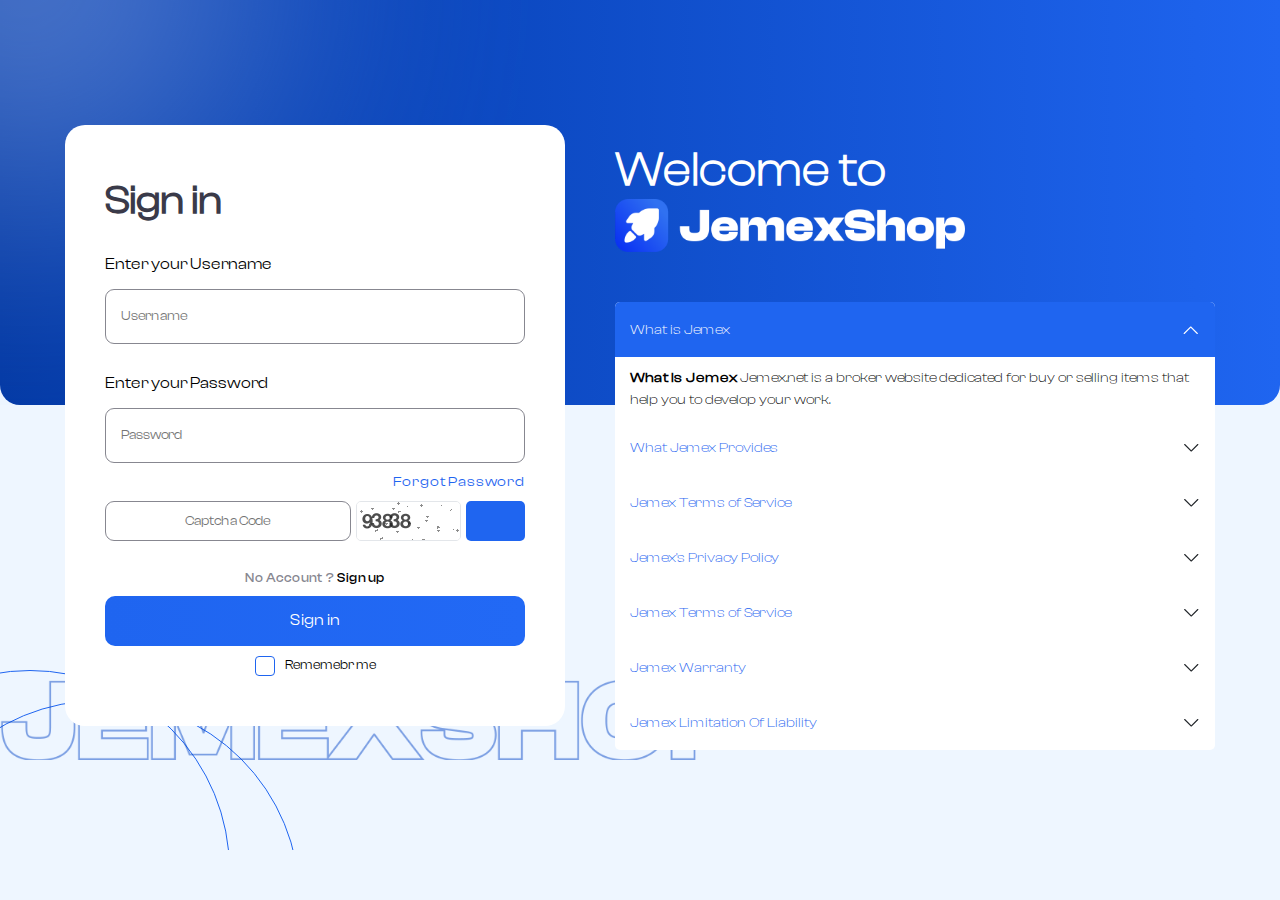
<file: index.html>
<!DOCTYPE html>
<html lang="en">

<head>
  <meta charset="UTF-8">
  <meta name="viewport" content="width=device-width, initial-scale=1.0">
  <link rel="icon" href="./media/t-icon.svg" type="image/x-icon" />
  <link rel="shortcut icon" href="./media/t-icon.svg" />
  <link rel="apple-touch-icon" href="./media/t-icon.svg" />
  <meta name="color-scheme" content="light only">
  <link rel="stylesheet" href="./scss/style.css">
  <link rel="stylesheet" href="https://site-assets.fontawesome.com/releases/v6.4.2/css/all.css">
  <title>JemexShop</title>
</head>

<body>
  <div class="LandS">
    <div class="circle c1"></div>
    <div class="circle c2"></div>
    <div class="textStroke"></div>
    <div class="gradient">
      <div class="shapesInner">
        <span></span>
        <span></span>
      </div>
    </div>
    <div class="formInner">
      <form action="">
        <h1>Sign in</h1>
        <div class="input">
          <label for="">Enter your Username</label>
          <input type="text" placeholder="Username" spellcheck="false">
        </div>
        <div class="input">
          <label for="">Enter your Password</label>
          <input type="password" placeholder="Password" spellcheck="false">
        </div>
        <div class="capt">
          <a class="forgot" href="./Sign-Up/reset.html">Forgot Password</a>
          <div class="d-flex">
            <input type="text" name="captcha_code" id="captcha_code" spellcheck="false" maxlength="5"
              class="form-control" placeholder="Captcha Code" style="text-align:center;" required="" />
            <img id="captcha" src="securimage_show.php" alt="CAPTCHA Image" class="img-fluid px-2 mx-2" />
            <a href="#"
              onclick="document.getElementById('captcha').src = 'securimage_show.php?' + Math.random(); return false"
              class="btn btn-primary"><i class="fa fa-refresh fa-fw" aria-hidden="true"></i></a>
          </div>
        </div>
        <div class="subBtn">
          <span>No Account ? <a href="./Sign-Up/signup.html"> Sign up</a></span>
          <button type="submit">Sign in</button>
          <div class="rem"><input type="checkbox"> Rememebr me</div>
        </div>
      </form>
      <div class="welc">
        <div class="head">
          <h1>Welcome to</h1>
          <img src="./media/logo.png" alt="">
        </div>
        <div class="faqs">
          <div class="fa active">
            <span>What is Jemex <svg width="18" height="18" viewBox="0 0 18 18" fill="none"
                xmlns="http://www.w3.org/2000/svg">
                <g clip-path="url(#clip0_258_1607)">
                  <path fill-rule="evenodd" clip-rule="evenodd"
                    d="M2.30031 5.11965C2.35111 5.06872 2.41146 5.02831 2.4779 5.00074C2.54434 4.97318 2.61557 4.95898 2.6875 4.95898C2.75943 4.95898 2.83066 4.97318 2.8971 5.00074C2.96354 5.02831 3.02389 5.06872 3.07469 5.11965L9.25 11.2961L15.4253 5.11965C15.4762 5.0688 15.5365 5.02847 15.603 5.00095C15.6694 4.97343 15.7406 4.95927 15.8125 4.95927C15.8844 4.95927 15.9556 4.97343 16.022 5.00095C16.0885 5.02847 16.1488 5.0688 16.1997 5.11965C16.2505 5.1705 16.2909 5.23086 16.3184 5.29729C16.3459 5.36373 16.3601 5.43493 16.3601 5.50684C16.3601 5.57874 16.3459 5.64995 16.3184 5.71638C16.2909 5.78282 16.2505 5.84318 16.1997 5.89402L9.63719 12.4565C9.58639 12.5075 9.52604 12.5479 9.4596 12.5754C9.39316 12.603 9.32193 12.6172 9.25 12.6172C9.17807 12.6172 9.10684 12.603 9.0404 12.5754C8.97396 12.5479 8.91361 12.5075 8.86281 12.4565L2.30031 5.89402C2.24939 5.84322 2.20898 5.78288 2.18141 5.71644C2.15384 5.65 2.13965 5.57877 2.13965 5.50684C2.13965 5.4349 2.15384 5.36368 2.18141 5.29724C2.20898 5.2308 2.24939 5.17045 2.30031 5.11965Z"
                    fill="#212529" />
                </g>
                <defs>
                  <clipPath id="clip0_258_1607">
                    <rect width="17.5" height="17.5" fill="white" transform="translate(0.5 0.0390625)" />
                  </clipPath>
                </defs>
              </svg>
            </span>
            <p><strong>What is Jemex</strong>
              Jemex.net is a broker website dedicated for buy or selling items
              that help you to develop your work.</p>
          </div>
          <div class="fa">
            <span>What Jemex Provides <svg width="18" height="18" viewBox="0 0 18 18" fill="none"
                xmlns="http://www.w3.org/2000/svg">
                <g clip-path="url(#clip0_258_1607)">
                  <path fill-rule="evenodd" clip-rule="evenodd"
                    d="M2.30031 5.11965C2.35111 5.06872 2.41146 5.02831 2.4779 5.00074C2.54434 4.97318 2.61557 4.95898 2.6875 4.95898C2.75943 4.95898 2.83066 4.97318 2.8971 5.00074C2.96354 5.02831 3.02389 5.06872 3.07469 5.11965L9.25 11.2961L15.4253 5.11965C15.4762 5.0688 15.5365 5.02847 15.603 5.00095C15.6694 4.97343 15.7406 4.95927 15.8125 4.95927C15.8844 4.95927 15.9556 4.97343 16.022 5.00095C16.0885 5.02847 16.1488 5.0688 16.1997 5.11965C16.2505 5.1705 16.2909 5.23086 16.3184 5.29729C16.3459 5.36373 16.3601 5.43493 16.3601 5.50684C16.3601 5.57874 16.3459 5.64995 16.3184 5.71638C16.2909 5.78282 16.2505 5.84318 16.1997 5.89402L9.63719 12.4565C9.58639 12.5075 9.52604 12.5479 9.4596 12.5754C9.39316 12.603 9.32193 12.6172 9.25 12.6172C9.17807 12.6172 9.10684 12.603 9.0404 12.5754C8.97396 12.5479 8.91361 12.5075 8.86281 12.4565L2.30031 5.89402C2.24939 5.84322 2.20898 5.78288 2.18141 5.71644C2.15384 5.65 2.13965 5.57877 2.13965 5.50684C2.13965 5.4349 2.15384 5.36368 2.18141 5.29724C2.20898 5.2308 2.24939 5.17045 2.30031 5.11965Z"
                    fill="#212529" />
                </g>
                <defs>
                  <clipPath id="clip0_258_1607">
                    <rect width="17.5" height="17.5" fill="white" transform="translate(0.5 0.0390625)" />
                  </clipPath>
                </defs>
              </svg>
            </span>
            <p><strong>What is Jemex</strong>
              Jemex.net is a broker website dedicated for buy or selling items
              that help you to develop your work.</p>
          </div>
          <div class="fa">
            <span>Jemex Terms of Service <svg width="18" height="18" viewBox="0 0 18 18" fill="none"
                xmlns="http://www.w3.org/2000/svg">
                <g clip-path="url(#clip0_258_1607)">
                  <path fill-rule="evenodd" clip-rule="evenodd"
                    d="M2.30031 5.11965C2.35111 5.06872 2.41146 5.02831 2.4779 5.00074C2.54434 4.97318 2.61557 4.95898 2.6875 4.95898C2.75943 4.95898 2.83066 4.97318 2.8971 5.00074C2.96354 5.02831 3.02389 5.06872 3.07469 5.11965L9.25 11.2961L15.4253 5.11965C15.4762 5.0688 15.5365 5.02847 15.603 5.00095C15.6694 4.97343 15.7406 4.95927 15.8125 4.95927C15.8844 4.95927 15.9556 4.97343 16.022 5.00095C16.0885 5.02847 16.1488 5.0688 16.1997 5.11965C16.2505 5.1705 16.2909 5.23086 16.3184 5.29729C16.3459 5.36373 16.3601 5.43493 16.3601 5.50684C16.3601 5.57874 16.3459 5.64995 16.3184 5.71638C16.2909 5.78282 16.2505 5.84318 16.1997 5.89402L9.63719 12.4565C9.58639 12.5075 9.52604 12.5479 9.4596 12.5754C9.39316 12.603 9.32193 12.6172 9.25 12.6172C9.17807 12.6172 9.10684 12.603 9.0404 12.5754C8.97396 12.5479 8.91361 12.5075 8.86281 12.4565L2.30031 5.89402C2.24939 5.84322 2.20898 5.78288 2.18141 5.71644C2.15384 5.65 2.13965 5.57877 2.13965 5.50684C2.13965 5.4349 2.15384 5.36368 2.18141 5.29724C2.20898 5.2308 2.24939 5.17045 2.30031 5.11965Z"
                    fill="#212529" />
                </g>
                <defs>
                  <clipPath id="clip0_258_1607">
                    <rect width="17.5" height="17.5" fill="white" transform="translate(0.5 0.0390625)" />
                  </clipPath>
                </defs>
              </svg>
            </span>
            <p><strong>What is Jemex</strong>
              Jemex.net is a broker website dedicated for buy or selling items
              that help you to develop your work.</p>
          </div>
          <div class="fa">
            <span>Jemex's Privacy Policy<svg width="18" height="18" viewBox="0 0 18 18" fill="none"
                xmlns="http://www.w3.org/2000/svg">
                <g clip-path="url(#clip0_258_1607)">
                  <path fill-rule="evenodd" clip-rule="evenodd"
                    d="M2.30031 5.11965C2.35111 5.06872 2.41146 5.02831 2.4779 5.00074C2.54434 4.97318 2.61557 4.95898 2.6875 4.95898C2.75943 4.95898 2.83066 4.97318 2.8971 5.00074C2.96354 5.02831 3.02389 5.06872 3.07469 5.11965L9.25 11.2961L15.4253 5.11965C15.4762 5.0688 15.5365 5.02847 15.603 5.00095C15.6694 4.97343 15.7406 4.95927 15.8125 4.95927C15.8844 4.95927 15.9556 4.97343 16.022 5.00095C16.0885 5.02847 16.1488 5.0688 16.1997 5.11965C16.2505 5.1705 16.2909 5.23086 16.3184 5.29729C16.3459 5.36373 16.3601 5.43493 16.3601 5.50684C16.3601 5.57874 16.3459 5.64995 16.3184 5.71638C16.2909 5.78282 16.2505 5.84318 16.1997 5.89402L9.63719 12.4565C9.58639 12.5075 9.52604 12.5479 9.4596 12.5754C9.39316 12.603 9.32193 12.6172 9.25 12.6172C9.17807 12.6172 9.10684 12.603 9.0404 12.5754C8.97396 12.5479 8.91361 12.5075 8.86281 12.4565L2.30031 5.89402C2.24939 5.84322 2.20898 5.78288 2.18141 5.71644C2.15384 5.65 2.13965 5.57877 2.13965 5.50684C2.13965 5.4349 2.15384 5.36368 2.18141 5.29724C2.20898 5.2308 2.24939 5.17045 2.30031 5.11965Z"
                    fill="#212529" />
                </g>
                <defs>
                  <clipPath id="clip0_258_1607">
                    <rect width="17.5" height="17.5" fill="white" transform="translate(0.5 0.0390625)" />
                  </clipPath>
                </defs>
              </svg>
            </span>
            <p><strong>What is Jemex</strong>
              Jemex.net is a broker website dedicated for buy or selling items
              that help you to develop your work.</p>
          </div>
          <div class="fa">
            <span>Jemex Terms of Service <svg width="18" height="18" viewBox="0 0 18 18" fill="none"
                xmlns="http://www.w3.org/2000/svg">
                <g clip-path="url(#clip0_258_1607)">
                  <path fill-rule="evenodd" clip-rule="evenodd"
                    d="M2.30031 5.11965C2.35111 5.06872 2.41146 5.02831 2.4779 5.00074C2.54434 4.97318 2.61557 4.95898 2.6875 4.95898C2.75943 4.95898 2.83066 4.97318 2.8971 5.00074C2.96354 5.02831 3.02389 5.06872 3.07469 5.11965L9.25 11.2961L15.4253 5.11965C15.4762 5.0688 15.5365 5.02847 15.603 5.00095C15.6694 4.97343 15.7406 4.95927 15.8125 4.95927C15.8844 4.95927 15.9556 4.97343 16.022 5.00095C16.0885 5.02847 16.1488 5.0688 16.1997 5.11965C16.2505 5.1705 16.2909 5.23086 16.3184 5.29729C16.3459 5.36373 16.3601 5.43493 16.3601 5.50684C16.3601 5.57874 16.3459 5.64995 16.3184 5.71638C16.2909 5.78282 16.2505 5.84318 16.1997 5.89402L9.63719 12.4565C9.58639 12.5075 9.52604 12.5479 9.4596 12.5754C9.39316 12.603 9.32193 12.6172 9.25 12.6172C9.17807 12.6172 9.10684 12.603 9.0404 12.5754C8.97396 12.5479 8.91361 12.5075 8.86281 12.4565L2.30031 5.89402C2.24939 5.84322 2.20898 5.78288 2.18141 5.71644C2.15384 5.65 2.13965 5.57877 2.13965 5.50684C2.13965 5.4349 2.15384 5.36368 2.18141 5.29724C2.20898 5.2308 2.24939 5.17045 2.30031 5.11965Z"
                    fill="#212529" />
                </g>
                <defs>
                  <clipPath id="clip0_258_1607">
                    <rect width="17.5" height="17.5" fill="white" transform="translate(0.5 0.0390625)" />
                  </clipPath>
                </defs>
              </svg>
            </span>
            <p><strong>What is Jemex</strong>
              Jemex.net is a broker website dedicated for buy or selling items
              that help you to develop your work.</p>
          </div>
          <div class="fa">
            <span>Jemex Warranty<svg width="18" height="18" viewBox="0 0 18 18" fill="none"
                xmlns="http://www.w3.org/2000/svg">
                <g clip-path="url(#clip0_258_1607)">
                  <path fill-rule="evenodd" clip-rule="evenodd"
                    d="M2.30031 5.11965C2.35111 5.06872 2.41146 5.02831 2.4779 5.00074C2.54434 4.97318 2.61557 4.95898 2.6875 4.95898C2.75943 4.95898 2.83066 4.97318 2.8971 5.00074C2.96354 5.02831 3.02389 5.06872 3.07469 5.11965L9.25 11.2961L15.4253 5.11965C15.4762 5.0688 15.5365 5.02847 15.603 5.00095C15.6694 4.97343 15.7406 4.95927 15.8125 4.95927C15.8844 4.95927 15.9556 4.97343 16.022 5.00095C16.0885 5.02847 16.1488 5.0688 16.1997 5.11965C16.2505 5.1705 16.2909 5.23086 16.3184 5.29729C16.3459 5.36373 16.3601 5.43493 16.3601 5.50684C16.3601 5.57874 16.3459 5.64995 16.3184 5.71638C16.2909 5.78282 16.2505 5.84318 16.1997 5.89402L9.63719 12.4565C9.58639 12.5075 9.52604 12.5479 9.4596 12.5754C9.39316 12.603 9.32193 12.6172 9.25 12.6172C9.17807 12.6172 9.10684 12.603 9.0404 12.5754C8.97396 12.5479 8.91361 12.5075 8.86281 12.4565L2.30031 5.89402C2.24939 5.84322 2.20898 5.78288 2.18141 5.71644C2.15384 5.65 2.13965 5.57877 2.13965 5.50684C2.13965 5.4349 2.15384 5.36368 2.18141 5.29724C2.20898 5.2308 2.24939 5.17045 2.30031 5.11965Z"
                    fill="#212529" />
                </g>
                <defs>
                  <clipPath id="clip0_258_1607">
                    <rect width="17.5" height="17.5" fill="white" transform="translate(0.5 0.0390625)" />
                  </clipPath>
                </defs>
              </svg>
            </span>
            <p><strong>What is Jemex</strong>
              Jemex.net is a broker website dedicated for buy or selling items
              that help you to develop your work.</p>
          </div>
          <div class="fa">
            <span>Jemex Limitation Of Liability<svg width="18" height="18" viewBox="0 0 18 18" fill="none"
                xmlns="http://www.w3.org/2000/svg">
                <g clip-path="url(#clip0_258_1607)">
                  <path fill-rule="evenodd" clip-rule="evenodd"
                    d="M2.30031 5.11965C2.35111 5.06872 2.41146 5.02831 2.4779 5.00074C2.54434 4.97318 2.61557 4.95898 2.6875 4.95898C2.75943 4.95898 2.83066 4.97318 2.8971 5.00074C2.96354 5.02831 3.02389 5.06872 3.07469 5.11965L9.25 11.2961L15.4253 5.11965C15.4762 5.0688 15.5365 5.02847 15.603 5.00095C15.6694 4.97343 15.7406 4.95927 15.8125 4.95927C15.8844 4.95927 15.9556 4.97343 16.022 5.00095C16.0885 5.02847 16.1488 5.0688 16.1997 5.11965C16.2505 5.1705 16.2909 5.23086 16.3184 5.29729C16.3459 5.36373 16.3601 5.43493 16.3601 5.50684C16.3601 5.57874 16.3459 5.64995 16.3184 5.71638C16.2909 5.78282 16.2505 5.84318 16.1997 5.89402L9.63719 12.4565C9.58639 12.5075 9.52604 12.5479 9.4596 12.5754C9.39316 12.603 9.32193 12.6172 9.25 12.6172C9.17807 12.6172 9.10684 12.603 9.0404 12.5754C8.97396 12.5479 8.91361 12.5075 8.86281 12.4565L2.30031 5.89402C2.24939 5.84322 2.20898 5.78288 2.18141 5.71644C2.15384 5.65 2.13965 5.57877 2.13965 5.50684C2.13965 5.4349 2.15384 5.36368 2.18141 5.29724C2.20898 5.2308 2.24939 5.17045 2.30031 5.11965Z"
                    fill="#212529" />
                </g>
                <defs>
                  <clipPath id="clip0_258_1607">
                    <rect width="17.5" height="17.5" fill="white" transform="translate(0.5 0.0390625)" />
                  </clipPath>
                </defs>
              </svg>
            </span>
            <p><strong>What is Jemex</strong>
              Jemex.net is a broker website dedicated for buy or selling items
              that help you to develop your work.</p>
          </div>
        </div>
      </div>
    </div>
  </div>
</body>
<script src="./js/faqs.js"></script>

</html>
</file>
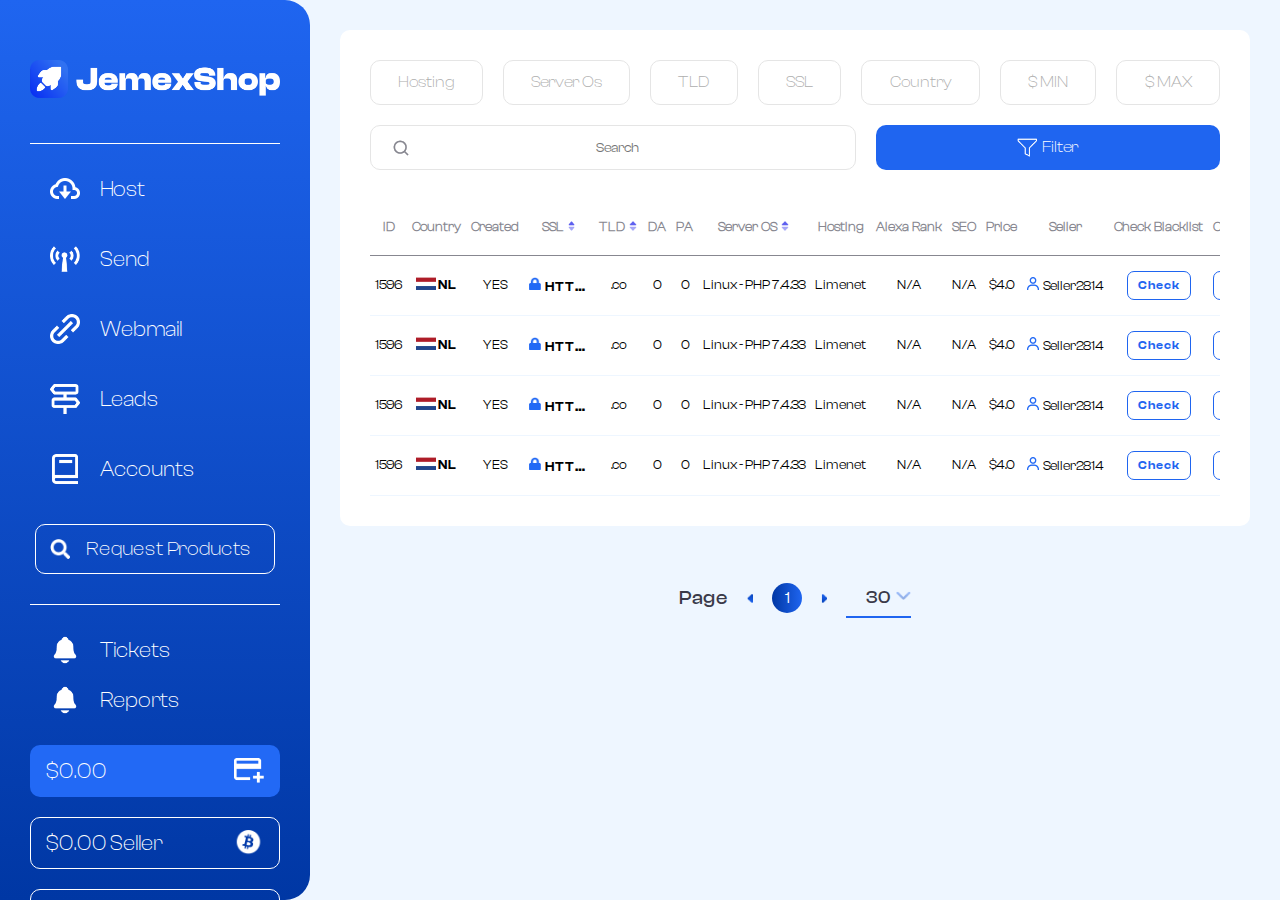
<file: Buyer-Pages/items.html>
<!DOCTYPE html>
<html lang="en">

<head>
  <meta charset="UTF-8">
  <meta name="viewport" content="width=device-width, initial-scale=1.0">
  <link rel="icon" href="../media/t-icon.svg" type="image/x-icon" />
  <link rel="shortcut icon" href="../media/t-icon.svg" />
  <link rel="apple-touch-icon" href="../media/t-icon.svg" />
  <meta name="color-scheme" content="light only">
  <link rel="stylesheet" href="../scss/style.css">
  <link rel="stylesheet" href="https://site-assets.fontawesome.com/releases/v6.4.2/css/all.css">
  <title>JemexShop</title>
</head>

<body>
  <div class="mainContainer">
    <!-- Start Nav -->
    <nav>
      <div class="logo">
        <img src="../media/logo.png" alt="">
      </div>
      <div class="topNav">
        <ul class="linksInner mainLinks">
          <li class="drop">
            <a href="##"><img src="../media/navIcons/host.png" alt=""> Host </a>
            <ul class="dropMenu">
              <li><a href="##"><i class="fa-solid fa-link"></i> Link Name <div class="smallBtn pinkBac">15</div></a></li>
              <li><a href="##"><i class="fa-solid fa-link"></i> Link Name <div class="smallBtn pinkBac">15</div></a></li>
              <li><a href="##"><i class="fa-solid fa-link"></i> Link Name <div class="smallBtn pinkBac">15</div></a></li>
            </ul>
          </li>
          <li class="drop">
            <a href="##"><img src="../media/navIcons/send.png" alt=""> Send </a>
            <ul class="dropMenu">
              <li><a href="##"><i class="fa-solid fa-link"></i> Link Name <div class="smallBtn pinkBac">15</div></a></li>
              <li><a href="##"><i class="fa-solid fa-link"></i> Link Name <div class="smallBtn pinkBac">15</div></a></li>
              <li><a href="##"><i class="fa-solid fa-link"></i> Link Name <div class="smallBtn pinkBac">15</div></a></li>
            </ul>
          </li>
          <li class="drop">
            <a href="##"><img src="../media/navIcons/webmail.png" alt=""> Webmail </a>
            <ul class="dropMenu">
              <li><a href="##"><i class="fa-solid fa-link"></i> Link Name <div class="smallBtn pinkBac">15</div></a></li>
              <li><a href="##"><i class="fa-solid fa-link"></i> Link Name <div class="smallBtn pinkBac">15</div></a></li>
              <li><a href="##"><i class="fa-solid fa-link"></i> Link Name <div class="smallBtn pinkBac">15</div></a></li>
            </ul>
          </li>
          <li class="drop"><a href="##">
            <img src="../media/navIcons/leads.png" alt=""> Leads </a>
            <ul class="dropMenu">
              <li><a href="##"><i class="fa-solid fa-link"></i> Link Name <div class="smallBtn pinkBac">15</div></a></li>
              <li><a href="##"><i class="fa-solid fa-link"></i> Link Name <div class="smallBtn pinkBac">15</div></a></li>
              <li><a href="##"><i class="fa-solid fa-link"></i> Link Name <div class="smallBtn pinkBac">15</div></a></li>
            </ul>
          </li>
          <li class="drop"><a href="##">
            <img src="../media/navIcons/accounts.png" alt=""> Accounts </a>
            <ul class="dropMenu">
              <li><a href="##"><i class="fa-solid fa-link"></i> Link Name <div class="smallBtn pinkBac">15</div> </a></li>
              <li><a href="##"><i class="fa-solid fa-link"></i> Link Name <div class="smallBtn pinkBac">15</div></a></li>
              <li><a href="##"><i class="fa-solid fa-link"></i> Link Name <div class="smallBtn pinkBac">15</div></a></li>
            </ul>
          </li>
          <div action="" class="search">
            <a href="##">Request Products</a>
            <img src="../media/navIcons/search.png" alt="">
          </div>
        </ul>
        <div class="linksInner restLinks">
          <a href="##"><img src="../media/navIcons/bell.png" alt=""> Tickets</a>
          <a href="##"><img src="../media/navIcons/bell.png" alt=""> Reports</a>
        </div>
        <div class="linksInner bsInner">
          <a class="bs active" href="##">
            <div class="price">
              <span>$0.00</span>
            </div>
            <img src="../media/navIcons/bPlus.png" alt="">
          </a>
          <a class="bs" href="##">
            <div class="price">
              <span>$0.00</span>
              <span>Seller</span>
            </div>
            <img src="../media/navIcons/bitcoin.png" alt="">
          </a>
          <a class="bs" href="##">
            <div class="price">
              <span>Support</span>
            </div>
            <img src="../media/navIcons/support.png" alt="">
          </a>
        </div>
        <div class="account">
          <div class="accInfo">
            <img src="../media/navIcons/user.png" alt="">
            <div class="aIn">
              <span>an2</span>
              <span>Buyer/Seller</span>
            </div>
          </div>
          <img class="arrow" src="../media/navIcons/arrow-down.png" alt="">
          <ul class="dropMenu dropAcc">
            <li><a href="##"><i class="fa-solid fa-user"></i>Edit Profile</a></li>
            <li><a href="##"><i class="fa-solid fa-circle-dollar"></i> Earn Money </a></li>
            <li><a href="##"><i class="fa-solid fa-boxes-stacked"></i>My Orders </a></li>
            <li><a href="##"><i class="fa-sharp fa-solid fa-dollar-sign"></i>Add Balance </a></li>
            <li class="LogOut"><a href="##"><i class="fa-solid fa-arrow-right-from-bracket"></i> Log Out </a></li>
          </ul>
        </div>
      </div>
      <button class="menu" id="menu">
        <span></span>
        <span></span>
        <span></span>
      </button>
    </nav>
    <!-- End Nav -->

    <!-- Start Main Content -->
    <div class="mainContent">
      <div class="tabelInner gap30">
        <div class="filter">
          <div class="filterBox">Hosting</div>
          <div class="filterBox">Server Os</div>
          <div class="filterBox">TLD</div>
          <div class="filterBox">SSL</div>
          <div class="filterBox">Country</div>
          <div class="filterBox">$ MIN</div>
          <div class="filterBox">$ MAX</div>
          <form class="filterBox fsear">
            <input type="search" placeholder="Search">
            <button><img src="../media/icons/search.png" alt=""></button>
          </form>
          <div class="filterBox mainBack"><img src="../media/icons/filter.png" alt=""> Filter</div>
        </div>
        <div class="table">
          <table class="tg">
            <thead>
              <tr>
                <th>ID</th>
                <th>Country</th>
                <th>Created</th>
                <th>SSL <img src="../media/icons/Frame293.png" alt=""></th>
                <th>TLD <img src="../media/icons/Frame293.png" alt=""></th>
                <th>DA</th>
                <th>PA</th>
                <th>Server OS <img src="../media/icons/Frame293.png" alt=""></th>
                <th>Hosting</th>
                <th>Alexa Rank</th>
                <th>SEO</th>
                <th>Price</th>
                <th>Seller</th>
                <th>Check Blacklist</th>
                <th>Check Zip</th>
                <th>Check</th>
                <th>buy</th>
              </tr>
            </thead>
            <tbody>
              <tr>
                <td>1596</td>
                <td class="f600">
                  <img class="country" src="../media/icons/nl.png.png" alt="">NL
                </td>
                <td>YES</td>
                <td class="f600 main">
                  <img class="https" src="../media/icons/https.png" alt=""> HTTPS
                </td>
                <td>.co</td>
                <td>0</td>
                <td>0</td>
                <td class="mw120">Linux - PHP 7.4.33</td>
                <td>Limenet</td>
                <td>N/A</td>
                <td>N/A</td>
                <td>$4.0</td>
                <td class="mw120"><img class="user" src="../media/icons/user.png" alt=""> Seller2814</td>
                <td><a class="check" href="##">Check</a></td>
                <td><a class="check" href="##">Check</a></td>
                <td><a class="check" href="##">Check</a></td>
                <td><a class="buy" href="##">Buy</a></td>
              </tr>
              <tr>
                <td>1596</td>
                <td class="f600">
                  <img class="country" src="../media/icons/nl.png.png" alt="">NL
                </td>
                <td>YES</td>
                <td class="f600 main">
                  <img class="https" src="../media/icons/https.png" alt=""> HTTPS
                </td>
                <td>.co</td>
                <td>0</td>
                <td>0</td>
                <td class="mw120">Linux - PHP 7.4.33</td>
                <td>Limenet</td>
                <td>N/A</td>
                <td>N/A</td>
                <td>$4.0</td>
                <td class="mw120"><img class="user" src="../media/icons/user.png" alt=""> Seller2814</td>
                <td><a class="check" href="##">Check</a></td>
                <td><a class="check" href="##">Check</a></td>
                <td><a class="check" href="##">Check</a></td>
                <td><a class="buy" href="##">Buy</a></td>
              </tr>
              <tr>
                <td>1596</td>
                <td class="f600">
                  <img class="country" src="../media/icons/nl.png.png" alt="">NL
                </td>
                <td>YES</td>
                <td class="f600 main">
                  <img class="https" src="../media/icons/https.png" alt=""> HTTPS
                </td>
                <td>.co</td>
                <td>0</td>
                <td>0</td>
                <td class="mw120">Linux - PHP 7.4.33</td>
                <td>Limenet</td>
                <td>N/A</td>
                <td>N/A</td>
                <td>$4.0</td>
                <td class="mw120"><img class="user" src="../media/icons/user.png" alt=""> Seller2814</td>
                <td><a class="check" href="##">Check</a></td>
                <td><a class="check" href="##">Check</a></td>
                <td><a class="check" href="##">Check</a></td>
                <td><a class="buy" href="##">Buy</a></td>
              </tr>
              <tr>
                <td>1596</td>
                <td class="f600">
                  <img class="country" src="../media/icons/nl.png.png" alt="">NL
                </td>
                <td>YES</td>
                <td class="f600 main">
                  <img class="https" src="../media/icons/https.png" alt=""> HTTPS
                </td>
                <td>.co</td>
                <td>0</td>
                <td>0</td>
                <td class="mw120">Linux - PHP 7.4.33</td>
                <td>Limenet</td>
                <td>N/A</td>
                <td>N/A</td>
                <td>$4.0</td>
                <td class="mw120"><img class="user" src="../media/icons/user.png" alt=""> Seller2814</td>
                <td><a class="check" href="##">Check</a></td>
                <td><a class="check" href="##">Check</a></td>
                <td><a class="check" href="##">Check</a></td>
                <td><a class="buy" href="##">Buy</a></td>
              </tr>
            </tbody>
          </table>
        </div>
      </div>
      <!-- Start Pagintaion -->
      <div class="pagination">
        <span class="page">Page</span>
        <ul class="pLinks">
          <a class="page-link" href="##"><img src="../media/icons/prev.png" alt=""></a>
          <a class="page-link" href="##"><span>1</span></a>
          <a class="page-link" href="##"><img src="../media/icons/next.png" alt=""></a>
        </ul>
        <div class="select">
          <select name="" id="">
            <option value="30">30</option>
          </select>
          <img src="../media/icons/pag-arrow.png" alt="">
        </div>
      </div>
      <!-- End Pagintaion -->
    </div>
    <!-- End Main Content -->
  </div>
</body>
<script src="../js/main.js"></script>

</html>
</file>
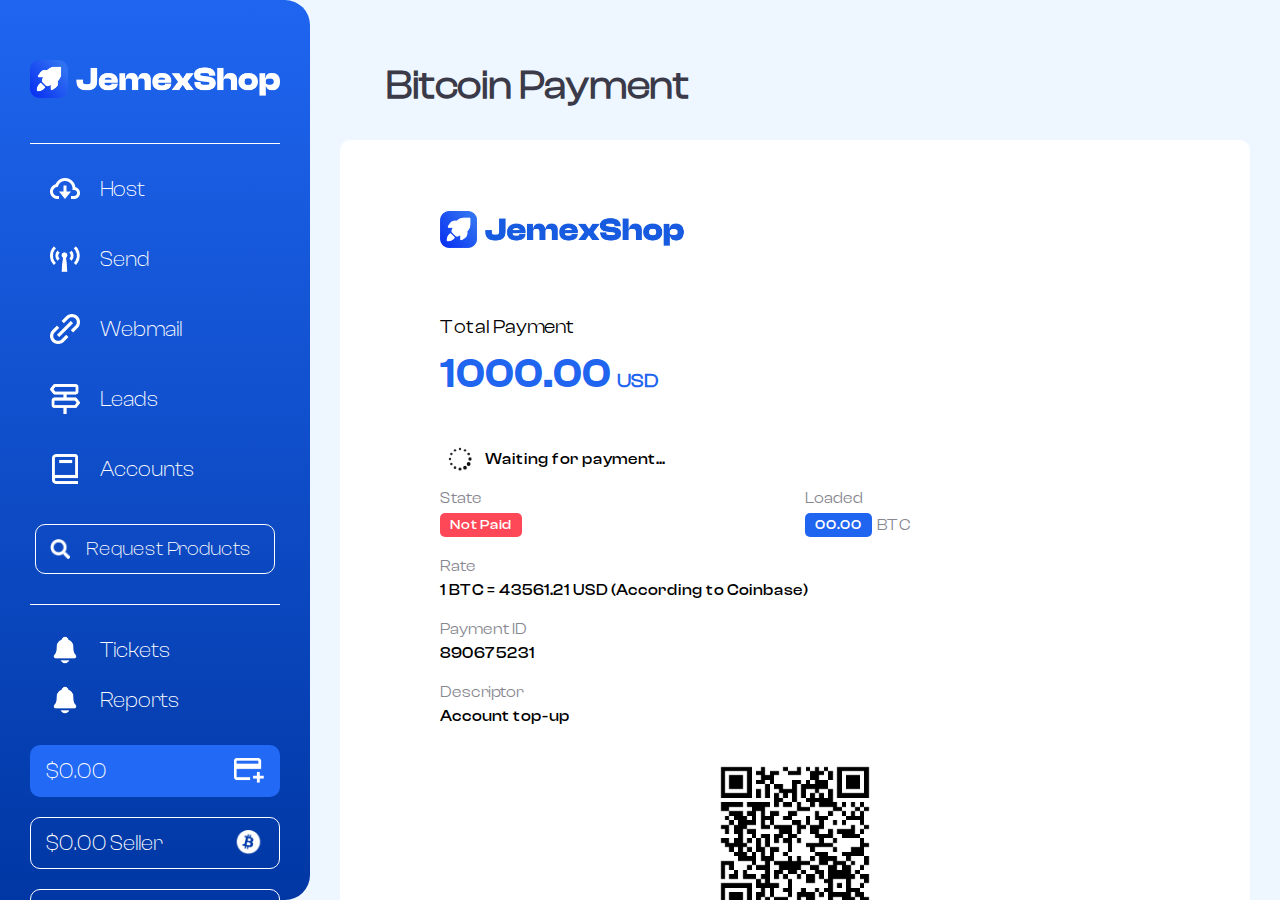
<file: Buyer-Pages/payment.html>
<!DOCTYPE html>
<html lang="en">

<head>
  <meta charset="UTF-8">
  <meta name="viewport" content="width=device-width, initial-scale=1.0">
  <link rel="icon" href="../media/t-icon.svg" type="image/x-icon" />
  <link rel="shortcut icon" href="../media/t-icon.svg" />
  <link rel="apple-touch-icon" href="../media/t-icon.svg" />
  <meta name="color-scheme" content="light only">
  <link rel="stylesheet" href="../scss/style.css">
  <link rel="stylesheet" href="https://site-assets.fontawesome.com/releases/v6.4.2/css/all.css">
  <title>JemexShop</title>
</head>

<body>
  <div class="mainContainer">
    <!-- Start Nav -->
    <nav>
      <div class="logo">
        <img src="../media/logo.png" alt="">
      </div>
      <div class="topNav">
        <ul class="linksInner mainLinks">
          <li class="drop">
            <a href="##"><img src="../media/navIcons/host.png" alt=""> Host </a>
            <ul class="dropMenu">
              <li><a href="##"><i class="fa-solid fa-link"></i> Link Name <div class="smallBtn pinkBac">15</div></a></li>
              <li><a href="##"><i class="fa-solid fa-link"></i> Link Name <div class="smallBtn pinkBac">15</div></a></li>
              <li><a href="##"><i class="fa-solid fa-link"></i> Link Name <div class="smallBtn pinkBac">15</div></a></li>
            </ul>
          </li>
          <li class="drop">
            <a href="##"><img src="../media/navIcons/send.png" alt=""> Send </a>
            <ul class="dropMenu">
              <li><a href="##"><i class="fa-solid fa-link"></i> Link Name <div class="smallBtn pinkBac">15</div></a></li>
              <li><a href="##"><i class="fa-solid fa-link"></i> Link Name <div class="smallBtn pinkBac">15</div></a></li>
              <li><a href="##"><i class="fa-solid fa-link"></i> Link Name <div class="smallBtn pinkBac">15</div></a></li>
            </ul>
          </li>
          <li class="drop">
            <a href="##"><img src="../media/navIcons/webmail.png" alt=""> Webmail </a>
            <ul class="dropMenu">
              <li><a href="##"><i class="fa-solid fa-link"></i> Link Name <div class="smallBtn pinkBac">15</div></a></li>
              <li><a href="##"><i class="fa-solid fa-link"></i> Link Name <div class="smallBtn pinkBac">15</div></a></li>
              <li><a href="##"><i class="fa-solid fa-link"></i> Link Name <div class="smallBtn pinkBac">15</div></a></li>
            </ul>
          </li>
          <li class="drop"><a href="##">
            <img src="../media/navIcons/leads.png" alt=""> Leads </a>
            <ul class="dropMenu">
              <li><a href="##"><i class="fa-solid fa-link"></i> Link Name <div class="smallBtn pinkBac">15</div></a></li>
              <li><a href="##"><i class="fa-solid fa-link"></i> Link Name <div class="smallBtn pinkBac">15</div></a></li>
              <li><a href="##"><i class="fa-solid fa-link"></i> Link Name <div class="smallBtn pinkBac">15</div></a></li>
            </ul>
          </li>
          <li class="drop"><a href="##">
            <img src="../media/navIcons/accounts.png" alt=""> Accounts </a>
            <ul class="dropMenu">
              <li><a href="##"><i class="fa-solid fa-link"></i> Link Name <div class="smallBtn pinkBac">15</div> </a></li>
              <li><a href="##"><i class="fa-solid fa-link"></i> Link Name <div class="smallBtn pinkBac">15</div></a></li>
              <li><a href="##"><i class="fa-solid fa-link"></i> Link Name <div class="smallBtn pinkBac">15</div></a></li>
            </ul>
          </li>
          <div action="" class="search">
            <a href="##">Request Products</a>
            <img src="../media/navIcons/search.png" alt="">
          </div>
        </ul>
        <div class="linksInner restLinks">
          <a href="##"><img src="../media/navIcons/bell.png" alt=""> Tickets</a>
          <a href="##"><img src="../media/navIcons/bell.png" alt=""> Reports</a>
        </div>
        <div class="linksInner bsInner">
          <a class="bs active" href="##">
            <div class="price">
              <span>$0.00</span>
            </div>
            <img src="../media/navIcons/bPlus.png" alt="">
          </a>
          <a class="bs" href="##">
            <div class="price">
              <span>$0.00</span>
              <span>Seller</span>
            </div>
            <img src="../media/navIcons/bitcoin.png" alt="">
          </a>
          <a class="bs" href="##">
            <div class="price">
              <span>Support</span>
            </div>
            <img src="../media/navIcons/support.png" alt="">
          </a>
        </div>
        <div class="account">
          <div class="accInfo">
            <img src="../media/navIcons/user.png" alt="">
            <div class="aIn">
              <span>an2</span>
              <span>Buyer/Seller</span>
            </div>
          </div>
          <img class="arrow" src="../media/navIcons/arrow-down.png" alt="">
          <ul class="dropMenu dropAcc">
            <li><a href="##"><i class="fa-solid fa-user"></i>Edit Profile</a></li>
            <li><a href="##"><i class="fa-solid fa-circle-dollar"></i> Earn Money </a></li>
            <li><a href="##"><i class="fa-solid fa-boxes-stacked"></i>My Orders </a></li>
            <li><a href="##"><i class="fa-sharp fa-solid fa-dollar-sign"></i>Add Balance </a></li>
            <li class="LogOut"><a href="##"><i class="fa-solid fa-arrow-right-from-bracket"></i> Log Out </a></li>
          </ul>
        </div>
      </div>
      <button class="menu" id="menu">
        <span></span>
        <span></span>
        <span></span>
      </button>
    </nav>
    <!-- End Nav -->

    <!-- Start Main Content -->
    <div class="mainContent">
      <h1 class="hdx">Bitcoin Payment</h1>
      <div class="pg125">
        <div class="payAmount11">
          <div class="logo pt40 p0">
            <img src="../media/logo-blue.png" alt="">
          </div>
          <div class="tatalPaym">
            <span>Total Payment</span>
            <h1>1000.00 <span>USD</span></h1>
          </div>
          <div class="waitIn">
            <img src="../media/icons/loader.svg" alt=""> Waiting for payment...
          </div>
          <div class="statePay">
            <div class="st12">
              <div class="stt">
                <span>State</span>
                <div class="sc2">
                  <div class="smallBtn pinkBac">Not Paid</div>
                </div>
              </div>
              <div class="stt">
                <span>Loaded</span>
                <div class="sc2">
                  <div class="smallBtn mainBac">00.00</div> <span>BTC</span>
                </div>
              </div>
            </div>
            <div class="stt">
              <span>Rate</span>
              <p>1 BTC = 43561.21 USD (According to Coinbase)</p>
            </div>
            <div class="stt">
              <span>Payment ID</span>
              <p>890675231</p>
            </div>
            <div class="stt">
              <span>Descriptor</span>
              <p>Account top-up</p>
            </div>
          </div>
        </div>
        <div class="qr-data">
          <img src="../media/img/qr-code.png" alt="">
          <span>Scan QR to Pay</span>
          <div class="paydata">
            <div class="pRow10">
              <span>To pay</span>
              <p>1 000.00 USD </p>
            </div>
            <div class="pRow10">
              <span>Crypto to pay</span>
              <div class="copyTex">0.0002341<span>BTC</span><img src="../media/icons/copy.png" alt=""></div>
            </div>
            <div class="pRow10">
              <span>Payment address</span>
              <div class="copyTex">J0uQ7c9jN7qW1Bfk02B<img src="../media/icons/copy.png" alt=""></div>
            </div>
          </div>
          <ul class="inst50">
            <li>DO NOT CLOSE THIS PAGE!</li>
            <li>Please wait for at least 1 confirmation</li>
            <li>For high amounts please include high fees</li>
            <li>This page will be only valid for 5 hours</li>
            <li>Make sure that you send exactly 0.0002341 BTC</li>
            <li>After payment an amount of $5 will be added to your account</li>
            <li>If any error happened or money didn't show please <a href="##">Open Ticket</a> fast!</li>
          </ul>
        </div>
      </div>
    </div>
    <!-- End Main Content -->
  </div>
</body>
<script src="../js/main.js"></script>
<script src="../js/copy.js"></script>

</html>
</file>
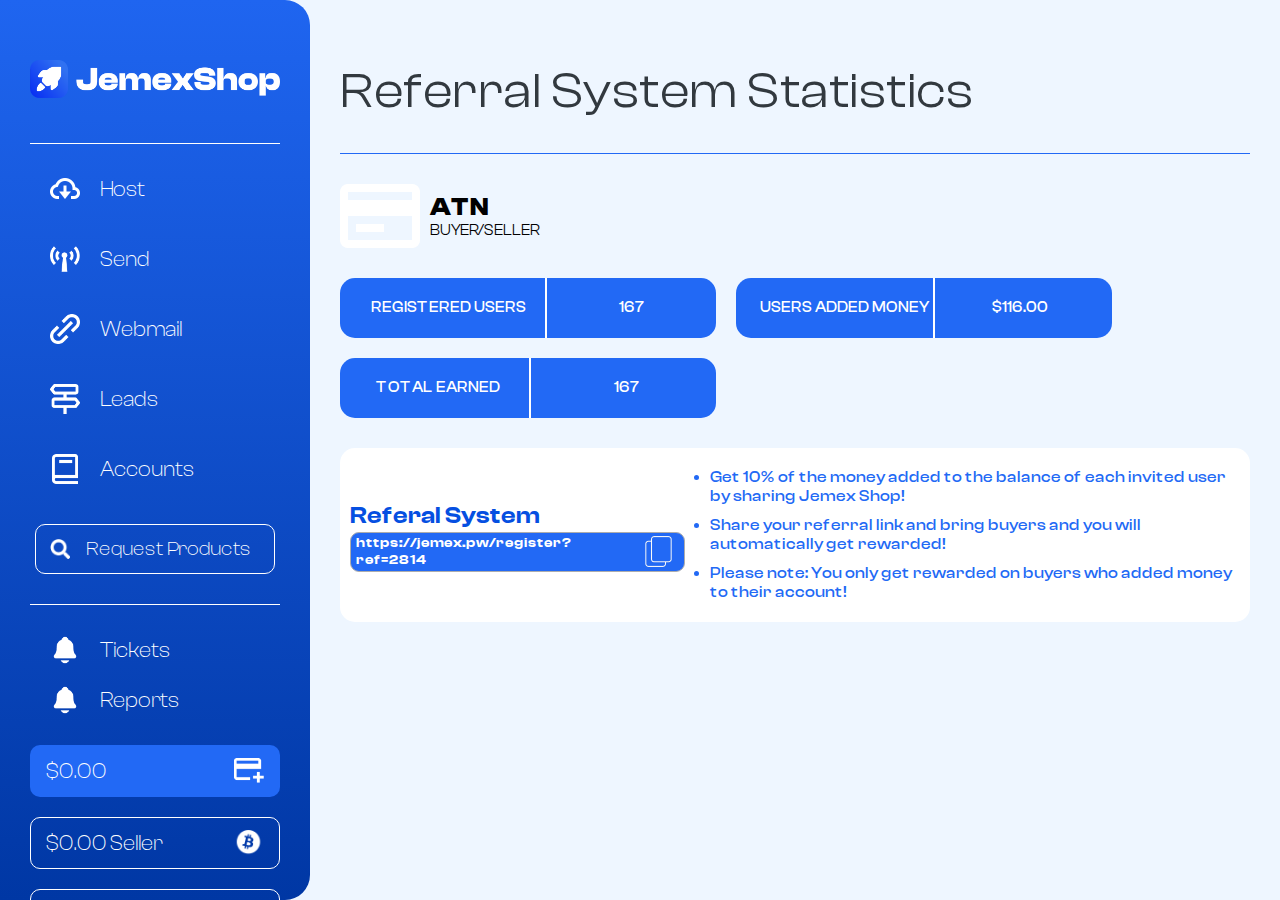
<file: Buyer-Pages/Referral-System-Statistics.html>
<!DOCTYPE html>
<html lang="en">
  <head>
    <meta charset="UTF-8" />
    <meta name="viewport" content="width=device-width, initial-scale=1.0" />
    <link rel="icon" href="../media/t-icon.svg" type="image/x-icon" />
    <link rel="shortcut icon" href="../media/t-icon.svg" />
    <link rel="apple-touch-icon" href="../media/t-icon.svg" />
    <meta name="color-scheme" content="light only" />
    <link rel="stylesheet" href="../scss/style.css" />
    <link
      rel="stylesheet"
      href="https://site-assets.fontawesome.com/releases/v6.4.2/css/all.css"
    />
    <title>JemexShop</title>
  </head>

  <body>
    <div class="mainContainer">
      <!-- Start Nav -->
      <nav>
        <div class="logo">
          <img src="../media/logo.png" alt="" />
        </div>
        <div class="topNav">
          <ul class="linksInner mainLinks">
            <li class="drop">
              <a href="##"
                ><img src="../media/navIcons/host.png" alt="" /> Host
              </a>
              <ul class="dropMenu">
                <li>
                  <a href="##"
                    ><i class="fa-solid fa-link"></i> Link Name
                    <div class="smallBtn pinkBac">15</div></a
                  >
                </li>
                <li>
                  <a href="##"
                    ><i class="fa-solid fa-link"></i> Link Name
                    <div class="smallBtn pinkBac">15</div></a
                  >
                </li>
                <li>
                  <a href="##"
                    ><i class="fa-solid fa-link"></i> Link Name
                    <div class="smallBtn pinkBac">15</div></a
                  >
                </li>
              </ul>
            </li>
            <li class="drop">
              <a href="##"
                ><img src="../media/navIcons/send.png" alt="" /> Send
              </a>
              <ul class="dropMenu">
                <li>
                  <a href="##"
                    ><i class="fa-solid fa-link"></i> Link Name
                    <div class="smallBtn pinkBac">15</div></a
                  >
                </li>
                <li>
                  <a href="##"
                    ><i class="fa-solid fa-link"></i> Link Name
                    <div class="smallBtn pinkBac">15</div></a
                  >
                </li>
                <li>
                  <a href="##"
                    ><i class="fa-solid fa-link"></i> Link Name
                    <div class="smallBtn pinkBac">15</div></a
                  >
                </li>
              </ul>
            </li>
            <li class="drop">
              <a href="##"
                ><img src="../media/navIcons/webmail.png" alt="" /> Webmail
              </a>
              <ul class="dropMenu">
                <li>
                  <a href="##"
                    ><i class="fa-solid fa-link"></i> Link Name
                    <div class="smallBtn pinkBac">15</div></a
                  >
                </li>
                <li>
                  <a href="##"
                    ><i class="fa-solid fa-link"></i> Link Name
                    <div class="smallBtn pinkBac">15</div></a
                  >
                </li>
                <li>
                  <a href="##"
                    ><i class="fa-solid fa-link"></i> Link Name
                    <div class="smallBtn pinkBac">15</div></a
                  >
                </li>
              </ul>
            </li>
            <li class="drop">
              <a href="##">
                <img src="../media/navIcons/leads.png" alt="" /> Leads
              </a>
              <ul class="dropMenu">
                <li>
                  <a href="##"
                    ><i class="fa-solid fa-link"></i> Link Name
                    <div class="smallBtn pinkBac">15</div></a
                  >
                </li>
                <li>
                  <a href="##"
                    ><i class="fa-solid fa-link"></i> Link Name
                    <div class="smallBtn pinkBac">15</div></a
                  >
                </li>
                <li>
                  <a href="##"
                    ><i class="fa-solid fa-link"></i> Link Name
                    <div class="smallBtn pinkBac">15</div></a
                  >
                </li>
              </ul>
            </li>
            <li class="drop">
              <a href="##">
                <img src="../media/navIcons/accounts.png" alt="" /> Accounts
              </a>
              <ul class="dropMenu">
                <li>
                  <a href="##"
                    ><i class="fa-solid fa-link"></i> Link Name
                    <div class="smallBtn pinkBac">15</div>
                  </a>
                </li>
                <li>
                  <a href="##"
                    ><i class="fa-solid fa-link"></i> Link Name
                    <div class="smallBtn pinkBac">15</div></a
                  >
                </li>
                <li>
                  <a href="##"
                    ><i class="fa-solid fa-link"></i> Link Name
                    <div class="smallBtn pinkBac">15</div></a
                  >
                </li>
              </ul>
            </li>
            <div action="" class="search">
              <a href="##">Request Products</a>
              <img src="../media/navIcons/search.png" alt="" />
            </div>
          </ul>
          <div class="linksInner restLinks">
            <a href="##"
              ><img src="../media/navIcons/bell.png" alt="" /> Tickets</a
            >
            <a href="##"
              ><img src="../media/navIcons/bell.png" alt="" /> Reports</a
            >
          </div>
          <div class="linksInner bsInner">
            <a class="bs active" href="##">
              <div class="price">
                <span>$0.00</span>
              </div>
              <img src="../media/navIcons/bPlus.png" alt="" />
            </a>
            <a class="bs" href="##">
              <div class="price">
                <span>$0.00</span>
                <span>Seller</span>
              </div>
              <img src="../media/navIcons/bitcoin.png" alt="" />
            </a>
            <a class="bs" href="##">
              <div class="price">
                <span>Support</span>
              </div>
              <img src="../media/navIcons/support.png" alt="" />
            </a>
          </div>
          <div class="account">
            <div class="accInfo">
              <img src="../media/navIcons/user.png" alt="" />
              <div class="aIn">
                <span>an2</span>
                <span>Buyer/Seller</span>
              </div>
            </div>
            <img class="arrow" src="../media/navIcons/arrow-down.png" alt="" />
            <ul class="dropMenu dropAcc">
              <li>
                <a href="##"><i class="fa-solid fa-user"></i>Edit Profile</a>
              </li>
              <li>
                <a href="##"
                  ><i class="fa-solid fa-circle-dollar"></i> Earn Money
                </a>
              </li>
              <li>
                <a href="##"
                  ><i class="fa-solid fa-boxes-stacked"></i>My Orders
                </a>
              </li>
              <li>
                <a href="##"
                  ><i class="fa-sharp fa-solid fa-dollar-sign"></i>Add Balance
                </a>
              </li>
              <li class="LogOut">
                <a href="##"
                  ><i class="fa-solid fa-arrow-right-from-bracket"></i> Log Out
                </a>
              </li>
            </ul>
          </div>
        </div>
        <button class="menu" id="menu">
          <span></span>
          <span></span>
          <span></span>
        </button>
      </nav>
      <!-- End Nav -->
      <!-- Start Main Content -->
      <div class="mainContent">
        <h1 class="Tit52">Referral System Statistics</h1>
        <div class="lin52"></div>
        <div class="box52">
          <img src="../media/icons/credit_card.png" alt="" />
          <div class="txtbox52">
            <span>ATN</span>
            <p>BUYER/SELLER</p>
          </div>
        </div>
        <div class="bttngroup52">
          <div class="bttn52">
            <a href="#">REGISTERED USERS</a>
            <div class="ln52"></div>
            <a href="#">167</a>
          </div>
          <div class="bttn52">
            <a href="#">USERS ADDED MONEY</a>
            <div class="ln52"></div>
            <a href="#">$116.00</a>
          </div>
          <div class="bttn52">
            <a href="#">TOTAL EARNED </a>
            <div class="ln52"></div>
            <a href="#">167</a>
          </div>
        </div>
        <div class="info52">
            <div class="ref52">
                <h2>Referal System</h2>
                <div class="copylink52">
                    <span>https://jemex.pw/register?ref=2814</span>
                    <img src="../media/icons/copyicon.png" alt="">
                </div>
            </div>
            <div class="txt52">
                <ul>
                    <li>Get 10% of the money added to the balance of each invited user by sharing Jemex Shop!</li>
                    <li>Share your referral link and bring buyers and you will automatically get rewarded!</li>
                    <li>Please note: You only get rewarded on buyers who added money to their account!</li>
                </ul>
            </div>
        </div>
      </div>
      <!-- End Main Content -->
    </div>
  </body>
  <script src="../js/main.js"></script>
  <script src="../js/numInput.js"></script>
</html>
</file>
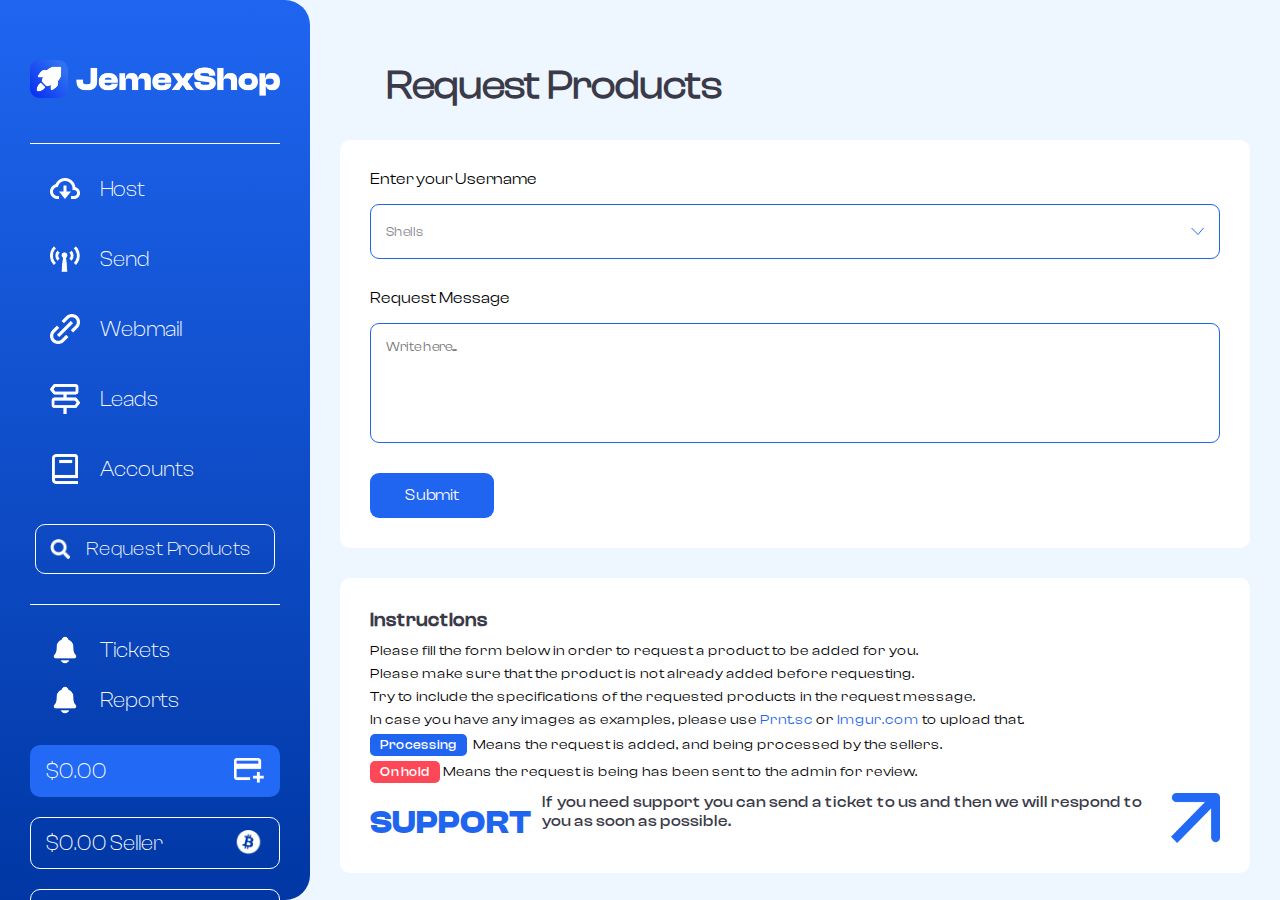
<file: Buyer-Pages/Request-Products.html>
<!DOCTYPE html>
<html lang="en">

<head>
  <meta charset="UTF-8">
  <meta name="viewport" content="width=device-width, initial-scale=1.0">
  <link rel="icon" href="../media/t-icon.svg" type="image/x-icon" />
  <link rel="shortcut icon" href="../media/t-icon.svg" />
  <link rel="apple-touch-icon" href="../media/t-icon.svg" />
  <meta name="color-scheme" content="light only">
  <link rel="stylesheet" href="../scss/style.css">
  <link rel="stylesheet" href="https://site-assets.fontawesome.com/releases/v6.4.2/css/all.css">
  <title>JemexShop</title>
</head>

<body>
  <div class="mainContainer">
    <!-- Start Nav -->
    <nav>
      <div class="logo">
        <img src="../media/logo.png" alt="">
      </div>
      <div class="topNav">
        <ul class="linksInner mainLinks">
          <li class="drop">
            <a href="##"><img src="../media/navIcons/host.png" alt=""> Host </a>
            <ul class="dropMenu">
              <li><a href="##"><i class="fa-solid fa-link"></i> Link Name <div class="smallBtn pinkBac">15</div></a></li>
              <li><a href="##"><i class="fa-solid fa-link"></i> Link Name <div class="smallBtn pinkBac">15</div></a></li>
              <li><a href="##"><i class="fa-solid fa-link"></i> Link Name <div class="smallBtn pinkBac">15</div></a></li>
            </ul>
          </li>
          <li class="drop">
            <a href="##"><img src="../media/navIcons/send.png" alt=""> Send </a>
            <ul class="dropMenu">
              <li><a href="##"><i class="fa-solid fa-link"></i> Link Name <div class="smallBtn pinkBac">15</div></a></li>
              <li><a href="##"><i class="fa-solid fa-link"></i> Link Name <div class="smallBtn pinkBac">15</div></a></li>
              <li><a href="##"><i class="fa-solid fa-link"></i> Link Name <div class="smallBtn pinkBac">15</div></a></li>
            </ul>
          </li>
          <li class="drop">
            <a href="##"><img src="../media/navIcons/webmail.png" alt=""> Webmail </a>
            <ul class="dropMenu">
              <li><a href="##"><i class="fa-solid fa-link"></i> Link Name <div class="smallBtn pinkBac">15</div></a></li>
              <li><a href="##"><i class="fa-solid fa-link"></i> Link Name <div class="smallBtn pinkBac">15</div></a></li>
              <li><a href="##"><i class="fa-solid fa-link"></i> Link Name <div class="smallBtn pinkBac">15</div></a></li>
            </ul>
          </li>
          <li class="drop"><a href="##">
            <img src="../media/navIcons/leads.png" alt=""> Leads </a>
            <ul class="dropMenu">
              <li><a href="##"><i class="fa-solid fa-link"></i> Link Name <div class="smallBtn pinkBac">15</div></a></li>
              <li><a href="##"><i class="fa-solid fa-link"></i> Link Name <div class="smallBtn pinkBac">15</div></a></li>
              <li><a href="##"><i class="fa-solid fa-link"></i> Link Name <div class="smallBtn pinkBac">15</div></a></li>
            </ul>
          </li>
          <li class="drop"><a href="##">
            <img src="../media/navIcons/accounts.png" alt=""> Accounts </a>
            <ul class="dropMenu">
              <li><a href="##"><i class="fa-solid fa-link"></i> Link Name <div class="smallBtn pinkBac">15</div> </a></li>
              <li><a href="##"><i class="fa-solid fa-link"></i> Link Name <div class="smallBtn pinkBac">15</div></a></li>
              <li><a href="##"><i class="fa-solid fa-link"></i> Link Name <div class="smallBtn pinkBac">15</div></a></li>
            </ul>
          </li>
          <div action="" class="search">
            <a href="##">Request Products</a>
            <img src="../media/navIcons/search.png" alt="">
          </div>
        </ul>
        <div class="linksInner restLinks">
          <a href="##"><img src="../media/navIcons/bell.png" alt=""> Tickets</a>
          <a href="##"><img src="../media/navIcons/bell.png" alt=""> Reports</a>
        </div>
        <div class="linksInner bsInner">
          <a class="bs active" href="##">
            <div class="price">
              <span>$0.00</span>
            </div>
            <img src="../media/navIcons/bPlus.png" alt="">
          </a>
          <a class="bs" href="##">
            <div class="price">
              <span>$0.00</span>
              <span>Seller</span>
            </div>
            <img src="../media/navIcons/bitcoin.png" alt="">
          </a>
          <a class="bs" href="##">
            <div class="price">
              <span>Support</span>
            </div>
            <img src="../media/navIcons/support.png" alt="">
          </a>
        </div>
        <div class="account">
          <div class="accInfo">
            <img src="../media/navIcons/user.png" alt="">
            <div class="aIn">
              <span>an2</span>
              <span>Buyer/Seller</span>
            </div>
          </div>
          <img class="arrow" src="../media/navIcons/arrow-down.png" alt="">
          <ul class="dropMenu dropAcc">
            <li><a href="##"><i class="fa-solid fa-user"></i>Edit Profile</a></li>
            <li><a href="##"><i class="fa-solid fa-circle-dollar"></i> Earn Money </a></li>
            <li><a href="##"><i class="fa-solid fa-boxes-stacked"></i>My Orders </a></li>
            <li><a href="##"><i class="fa-sharp fa-solid fa-dollar-sign"></i>Add Balance </a></li>
            <li class="LogOut"><a href="##"><i class="fa-solid fa-arrow-right-from-bracket"></i> Log Out </a></li>
          </ul>
        </div>
      </div>
      <button class="menu" id="menu">
        <span></span>
        <span></span>
        <span></span>
      </button>
    </nav>
    <!-- End Nav -->

    <!-- Start Main Content -->
    <div class="mainContent">
      <h1 class="hdx">Request Products</h1>
      <div class="inst5060">
        <form class="w50" action="">
          <div class="input pt0">
            <span>Enter your Username</span>
            <div class="inputSelect">
              <select name="" id="" class="bmain">
                <option value="Shells">Shells</option>
              </select>
              <svg width="14" height="9" viewBox="0 0 14 9" fill="none" xmlns="http://www.w3.org/2000/svg">
                <path d="M1 1L7.5 7.5L13 1" stroke="#2269F5" />
              </svg>
            </div>
          </div>
          <div class="input">
            <span>Request Message</span>
            <textarea class="h70 bmain" placeholder="Write here...." spellcheck="false"></textarea>
          </div>
          <div class="input">
            <button class="btnForm" type="submit">Submit</button>
          </div>
        </form>
        <div class="w50 ins2f">
          <h3>Instructions</h3>
          <ul>
            <li>Please fill the form below in order to request a product to be added for you.</li>
            <li>Please make sure that the product is not already added before requesting.</li>
            <li>Try to include the specifications of the requested products in the request message.</li>
            <li>In case you have any images as examples, please use <a href="##">Prnt.sc</a> or <a
                href="##">Imgur.com</a> to upload that.</li>
            <li>
              <div class="smallBtn mainBac">Processing</div> Means the request is added, and being processed by the
              sellers.
            </li>
            <li>
              <div class="smallBtn pinkBac">On hold</div>Means the request is being has been sent to the admin for
              review.
            </li>
          </ul>
          <div class="sub501">
            <h1>SUPPORT</h1>
            <a href="##">If you need support you can send a ticket to us and then we will respond to you as soon as possible. <img src="../media/icons/arrow-main-xx.png" alt=""></a>
          </div>
        </div>
      </div>
      <div class="tabelInner gap30">
        <div class="filter">
          <div class="filterBox selectFilter">
            <div class="inputSelect">
              <select name="" id="" class="bmain">
                <option value="Shells">Shells</option>
              </select>
              <svg width="14" height="9" viewBox="0 0 14 9" fill="none" xmlns="http://www.w3.org/2000/svg">
                <path d="M1 1L7.5 7.5L13 1" stroke="#2269F5" />
              </svg>
            </div>
          </div>
          <form class="filterBox fsear">
            <input type="search" placeholder="Search">
            <button><img src="../media/icons/search.png" alt=""></button>
          </form>
        </div>
        <div class="table">
          <table class="tg2">
            <thead>
              <tr>
                <th>Status</th>
                <th>Product</th>
                <th>Request Date <img src="../media/icons/Frame293.png" alt=""></th>
                <th>ID <img src="../media/icons/Frame293.png" alt=""></th>
                <th>Message <img src="../media/icons/Frame293.png" alt=""></th>
                <th>Responses</th>
                <th>Action</th>
              </tr>
            </thead>
            <tbody>
              <tr>
                <td><div class="smallBtn pinkBac m0a">On hold</div></td>
                <td>cPanels</td>
                <td class="mw200">2023-12-11 00:12:56</td>
                <td>1596</td>
                <td>Test</td>
                <td class="mw120"><div class="smallBtn pinkBac m0a">0</div></td>
                <td class="tools"><img src="../media/icons/delete.png" alt=""></td>
              </tr>
              <tr>
                <td><div class="smallBtn pinkBac m0a">On hold</div></td>
                <td>cPanels</td>
                <td class="mw200">2023-12-11 00:12:56</td>
                <td>1596</td>
                <td>Test</td>
                <td class="mw120"><div class="smallBtn pinkBac m0a">0</div></td>
                <td class="tools"><img src="../media/icons/delete.png" alt=""></td>
              </tr>
            </tbody>
          </table>
          <!-- Start Pagintaion -->
      <div class="pagination">
        <span class="page">Page</span>
        <ul class="pLinks">
          <a class="page-link" href="##"><img src="../media/icons/prev.png" alt=""></a>
          <a class="page-link" href="##"><span>1</span></a>
          <a class="page-link" href="##"><img src="../media/icons/next.png" alt=""></a>
        </ul>
        <div class="select">
          <select name="" id="">
            <option value="30">30</option>
          </select>
          <img src="../media/icons/pag-arrow.png" alt="">
        </div>
      </div>
      <!-- End Pagintaion -->
        </div>
      </div>

    </div>
    <!-- End Main Content -->
  </div>
</body>
<script src="../js/main.js"></script>


</html>
</file>
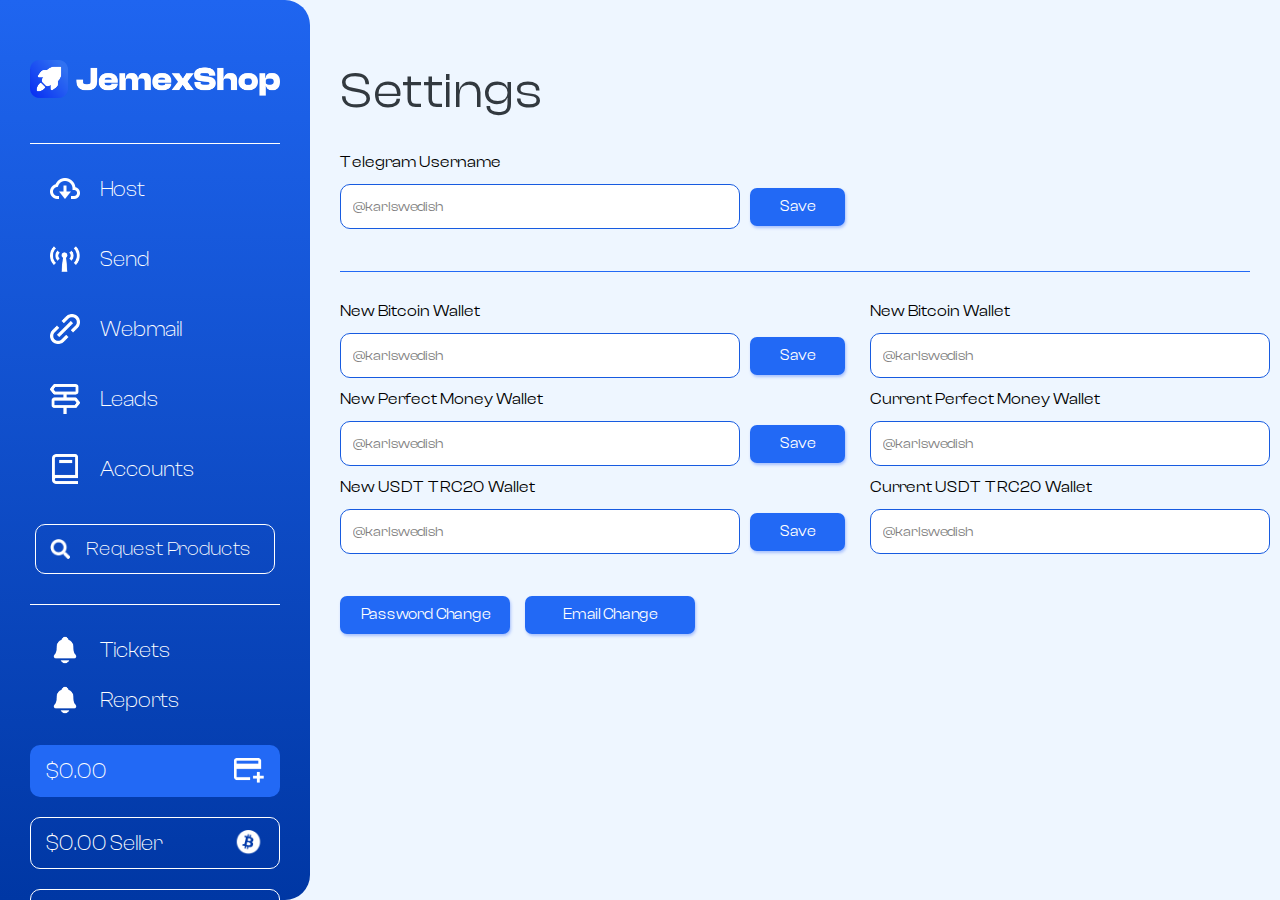
<file: Buyer-Pages/Setting.html>
<!DOCTYPE html>
<html lang="en">

<head>
    <meta charset="UTF-8" />
    <meta name="viewport" content="width=device-width, initial-scale=1.0" />
    <link rel="icon" href="../media/t-icon.svg" type="image/x-icon" />
    <link rel="shortcut icon" href="../media/t-icon.svg" />
    <link rel="apple-touch-icon" href="../media/t-icon.svg" />
    <meta name="color-scheme" content="light only" />
    <link rel="stylesheet" href="../scss/style.css" />
    <link rel="stylesheet" href="https://site-assets.fontawesome.com/releases/v6.4.2/css/all.css" />
    <title>JemexShop</title>
</head>

<body>
    <div class="mainContainer">
        <!-- Start Nav -->
        <nav>
            <div class="logo">
                <img src="../media/logo.png" alt="" />
            </div>
            <div class="topNav">
                <ul class="linksInner mainLinks">
                    <li class="drop">
                        <a href="##"><img src="../media/navIcons/host.png" alt="" /> Host
                        </a>
                        <ul class="dropMenu">
                            <li>
                                <a href="##"><i class="fa-solid fa-link"></i> Link Name
                                    <div class="smallBtn pinkBac">15</div>
                                </a>
                            </li>
                            <li>
                                <a href="##"><i class="fa-solid fa-link"></i> Link Name
                                    <div class="smallBtn pinkBac">15</div>
                                </a>
                            </li>
                            <li>
                                <a href="##"><i class="fa-solid fa-link"></i> Link Name
                                    <div class="smallBtn pinkBac">15</div>
                                </a>
                            </li>
                        </ul>
                    </li>
                    <li class="drop">
                        <a href="##"><img src="../media/navIcons/send.png" alt="" /> Send
                        </a>
                        <ul class="dropMenu">
                            <li>
                                <a href="##"><i class="fa-solid fa-link"></i> Link Name
                                    <div class="smallBtn pinkBac">15</div>
                                </a>
                            </li>
                            <li>
                                <a href="##"><i class="fa-solid fa-link"></i> Link Name
                                    <div class="smallBtn pinkBac">15</div>
                                </a>
                            </li>
                            <li>
                                <a href="##"><i class="fa-solid fa-link"></i> Link Name
                                    <div class="smallBtn pinkBac">15</div>
                                </a>
                            </li>
                        </ul>
                    </li>
                    <li class="drop">
                        <a href="##"><img src="../media/navIcons/webmail.png" alt="" /> Webmail
                        </a>
                        <ul class="dropMenu">
                            <li>
                                <a href="##"><i class="fa-solid fa-link"></i> Link Name
                                    <div class="smallBtn pinkBac">15</div>
                                </a>
                            </li>
                            <li>
                                <a href="##"><i class="fa-solid fa-link"></i> Link Name
                                    <div class="smallBtn pinkBac">15</div>
                                </a>
                            </li>
                            <li>
                                <a href="##"><i class="fa-solid fa-link"></i> Link Name
                                    <div class="smallBtn pinkBac">15</div>
                                </a>
                            </li>
                        </ul>
                    </li>
                    <li class="drop">
                        <a href="##">
                            <img src="../media/navIcons/leads.png" alt="" /> Leads
                        </a>
                        <ul class="dropMenu">
                            <li>
                                <a href="##"><i class="fa-solid fa-link"></i> Link Name
                                    <div class="smallBtn pinkBac">15</div>
                                </a>
                            </li>
                            <li>
                                <a href="##"><i class="fa-solid fa-link"></i> Link Name
                                    <div class="smallBtn pinkBac">15</div>
                                </a>
                            </li>
                            <li>
                                <a href="##"><i class="fa-solid fa-link"></i> Link Name
                                    <div class="smallBtn pinkBac">15</div>
                                </a>
                            </li>
                        </ul>
                    </li>
                    <li class="drop">
                        <a href="##">
                            <img src="../media/navIcons/accounts.png" alt="" /> Accounts
                        </a>
                        <ul class="dropMenu">
                            <li>
                                <a href="##"><i class="fa-solid fa-link"></i> Link Name
                                    <div class="smallBtn pinkBac">15</div>
                                </a>
                            </li>
                            <li>
                                <a href="##"><i class="fa-solid fa-link"></i> Link Name
                                    <div class="smallBtn pinkBac">15</div>
                                </a>
                            </li>
                            <li>
                                <a href="##"><i class="fa-solid fa-link"></i> Link Name
                                    <div class="smallBtn pinkBac">15</div>
                                </a>
                            </li>
                        </ul>
                    </li>
                    <div action="" class="search">
                        <a href="##">Request Products</a>
                        <img src="../media/navIcons/search.png" alt="" />
                    </div>
                </ul>
                <div class="linksInner restLinks">
                    <a href="##"><img src="../media/navIcons/bell.png" alt="" /> Tickets</a>
                    <a href="##"><img src="../media/navIcons/bell.png" alt="" /> Reports</a>
                </div>
                <div class="linksInner bsInner">
                    <a class="bs active" href="##">
                        <div class="price">
                            <span>$0.00</span>
                        </div>
                        <img src="../media/navIcons/bPlus.png" alt="" />
                    </a>
                    <a class="bs" href="##">
                        <div class="price">
                            <span>$0.00</span>
                            <span>Seller</span>
                        </div>
                        <img src="../media/navIcons/bitcoin.png" alt="" />
                    </a>
                    <a class="bs" href="##">
                        <div class="price">
                            <span>Support</span>
                        </div>
                        <img src="../media/navIcons/support.png" alt="" />
                    </a>
                </div>
                <div class="account">
                    <div class="accInfo">
                        <img src="../media/navIcons/user.png" alt="" />
                        <div class="aIn">
                            <span>an2</span>
                            <span>Buyer/Seller</span>
                        </div>
                    </div>
                    <img class="arrow" src="../media/navIcons/arrow-down.png" alt="" />
                    <ul class="dropMenu dropAcc">
                        <li>
                            <a href="##"><i class="fa-solid fa-user"></i>Edit Profile</a>
                        </li>
                        <li>
                            <a href="##"><i class="fa-solid fa-circle-dollar"></i> Earn Money
                            </a>
                        </li>
                        <li>
                            <a href="##"><i class="fa-solid fa-boxes-stacked"></i>My Orders
                            </a>
                        </li>
                        <li>
                            <a href="##"><i class="fa-sharp fa-solid fa-dollar-sign"></i>Add Balance
                            </a>
                        </li>
                        <li class="LogOut">
                            <a href="##"><i class="fa-solid fa-arrow-right-from-bracket"></i> Log Out
                            </a>
                        </li>
                    </ul>
                </div>
            </div>
            <button class="menu" id="menu">
                <span></span>
                <span></span>
                <span></span>
            </button>
        </nav>
        <!-- End Nav -->
        <!-- Start Main Content -->
        <div class="mainContent">
            <h1 class="Tit52">Settings</h1>
            <div class="bx53">
                <label for="#" class="lableWleet">Telegram Username</label>
                <div class="wleetInput53">
                    <input type="text" placeholder="@karlswedish" />
                    <button class="savbtn53">Save</button>
                </div>
            </div>
            <div class="ln53"></div>
            <div class="al35">
                <div class="w53">
                    <div class="bx53">
                        <label for="#" class="lableWleet">New Bitcoin Wallet</label>
                        <div class="wleetInput53">
                            <input type="text" placeholder="@karlswedish" />
                            <button class="savbtn53">Save</button>
                        </div>
                    </div>
                    <div class="bx53">
                        <label for="#" class="lableWleet">New Perfect Money Wallet</label>
                        <div class="wleetInput53">
                            <input type="text" placeholder="@karlswedish" />
                            <button class="savbtn53">Save</button>
                        </div>
                    </div>
                    <div class="bx53">
                        <label for="#" class="lableWleet">New USDT TRC20 Wallet</label>
                        <div class="wleetInput53">
                            <input type="text" placeholder="@karlswedish" />
                            <button class="savbtn53">Save</button>
                        </div>
                    </div>
                </div>
                <div class="w53">
                    <div class="bx53">
                        <label for="#" class="lableWleet">New Bitcoin Wallet</label>
                        <div class="wleetInput53">
                            <input type="text" placeholder="@karlswedish" />
                        </div>
                    </div>
                    <div class="bx53">
                        <label for="#" class="lableWleet">Current Perfect Money Wallet</label>
                        <div class="wleetInput53">
                            <input type="text" placeholder="@karlswedish" />
                        </div>
                    </div>
                    <div class="bx53">
                        <label for="#" class="lableWleet">Current USDT TRC20 Wallet</label>
                        <div class="wleetInput53">
                            <input type="text" placeholder="@karlswedish" />
                        </div>
                    </div>
                </div>
            </div>
            <div class="btnGroup53">
                <button>Password Change</button>
                <button>Email Change</button>
            </div>
        </div>
        <!-- End Main Content -->
    </div>
</body>
<script src="../js/main.js"></script>
<script src="../js/numInput.js"></script>

</html>
</file>
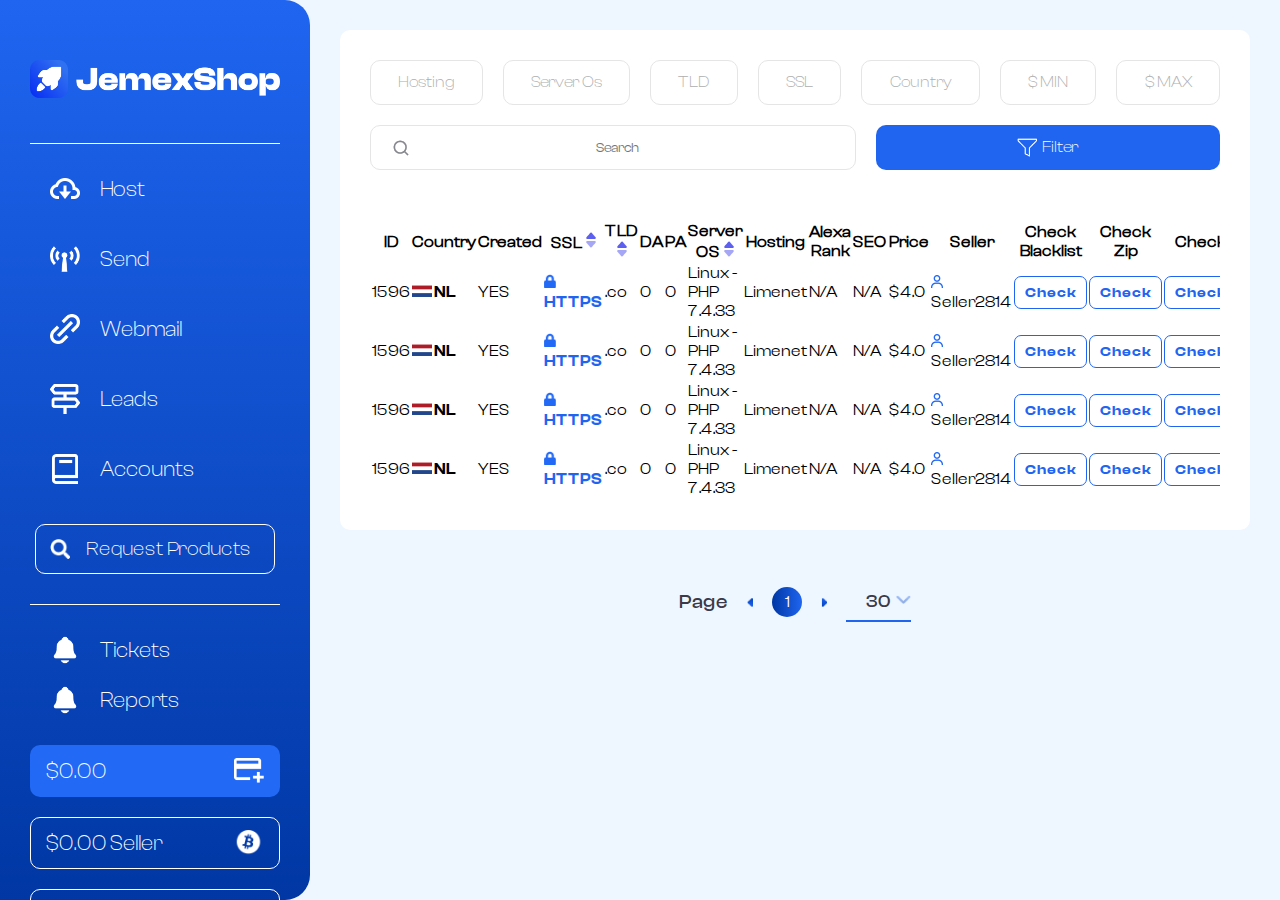
<file: Buyer-Pages/tabel.html>
<!DOCTYPE html>
<html lang="en">

<head>
  <meta charset="UTF-8">
  <meta name="viewport" content="width=device-width, initial-scale=1.0">
  <link rel="icon" href="../media/t-icon.svg" type="image/x-icon" />
  <link rel="shortcut icon" href="../media/t-icon.svg" />
  <link rel="apple-touch-icon" href="../media/t-icon.svg" />
  <meta name="color-scheme" content="light only">
  <link rel="stylesheet" href="../scss/style.css">
  <link rel="stylesheet" href="https://site-assets.fontawesome.com/releases/v6.4.2/css/all.css">
  <title>JemexShop</title>
</head>

<body>
  <div class="mainContainer">
    <!-- Start Nav -->
    <nav>
      <div class="logo">
        <img src="../media/logo.png" alt="">
      </div>
      <div class="topNav">
        <ul class="linksInner mainLinks">
          <li><a href="##"><img src="../media/navIcons/host.png" alt=""> Host </a></li>
          <li><a href="##"><img src="../media/navIcons/send.png" alt=""> Send </a></li>
          <li><a href="##"><img src="../media/navIcons/webmail.png" alt=""> Webmail </a></li>
          <li><a href="##"><img src="../media/navIcons/leads.png" alt=""> Leads </a></li>
          <li><a href="##"><img src="../media/navIcons/accounts.png" alt=""> Accounts </a></li>
          <div action="" class="search">
            <a href="##">Request Products</a>
            <img src="../media/navIcons/search.png" alt="">
          </div>
        </ul>
        <div class="linksInner restLinks">
          <a href="##"><img src="../media/navIcons/bell.png" alt=""> Tickets</a>
          <a href="##"><img src="../media/navIcons/bell.png" alt=""> Reports</a>
        </div>
        <div class="linksInner bsInner">
          <a class="bs active" href="##">
            <div class="price">
              <span>$0.00</span>
            </div>
            <img src="../media/navIcons/bPlus.png" alt="">
          </a>
          <a class="bs" href="##">
            <div class="price">
              <span>$0.00</span>
              <span>Seller</span>
            </div>
            <img src="../media/navIcons/bitcoin.png" alt="">
          </a>
          <a class="bs" href="##">
            <div class="price">
              <span>Support</span>
            </div>
            <img src="../media/navIcons/support.png" alt="">
          </a>
        </div>
        <div class="account">
          <div class="accInfo">
            <img src="../media/navIcons/user.png" alt="">
            <div class="aIn">
              <span>an2</span>
              <span>Buyer/Seller</span>
            </div>
          </div>
          <img class="arrow" src="../media/navIcons/arrow-down.png" alt="">
        </div>
      </div>
      <button class="menu" id="menu">
        <span></span>
        <span></span>
        <span></span>
      </button>
    </nav>
    <!-- End Nav -->

    <!-- Start Main Content -->
    <div class="mainContent">
      <div class="tabelInner gap30">
        <div class="filter">
          <div class="filterBox">Hosting</div>
          <div class="filterBox">Server Os</div>
          <div class="filterBox">TLD</div>
          <div class="filterBox">SSL</div>
          <div class="filterBox">Country</div>
          <div class="filterBox">$ MIN</div>
          <div class="filterBox">$ MAX</div>
          <form class="filterBox fsear">
            <input type="text" placeholder="Search">
            <button><img src="../media/icons/search.png" alt=""></button>
          </form>
          <div class="filterBox mainBack"><img src="../media/icons/filter.png" alt=""> Filter</div>
        </div>
        <div class="table">
          <table>
            <thead>
              <tr>
                <th>ID</th>
                <th>Country</th>
                <th>Created</th>
                <th>SSL <img src="../media/icons/Frame293.png" alt=""></th>
                <th>TLD <img src="../media/icons/Frame293.png" alt=""></th>
                <th>DA</th>
                <th>PA</th>
                <th>Server OS <img src="../media/icons/Frame293.png" alt=""></th>
                <th>Hosting</th>
                <th>Alexa Rank</th>
                <th>SEO</th>
                <th>Price</th>
                <th>Seller</th>
                <th>Check Blacklist</th>
                <th>Check Zip</th>
                <th>Check</th>
                <th>buy</th>
              </tr>
            </thead>
            <tbody>
              <tr>
                <td>1596</td>
                <td class="f600">
                  <img class="country" src="../media/icons/nl.png.png" alt="">NL
                </td>
                <td>YES</td>
                <td class="f600 main">
                  <img class="https" src="../media/icons/https.png" alt=""> HTTPS
                </td>
                <td>.co</td>
                <td>0</td>
                <td>0</td>
                <td class="mw120">Linux - PHP 7.4.33</td>
                <td>Limenet</td>
                <td>N/A</td>
                <td>N/A</td>
                <td>$4.0</td>
                <td class="mw120"><img class="user" src="../media/icons/user.png" alt=""> Seller2814</td>
                <td><a class="check" href="##">Check</a></td>
                <td><a class="check" href="##">Check</a></td>
                <td><a class="check" href="##">Check</a></td>
                <td><a class="buy" href="##">Buy</a></td>
              </tr>
              <tr>
                <td>1596</td>
                <td class="f600">
                  <img class="country" src="../media/icons/nl.png.png" alt="">NL
                </td>
                <td>YES</td>
                <td class="f600 main">
                  <img class="https" src="../media/icons/https.png" alt=""> HTTPS
                </td>
                <td>.co</td>
                <td>0</td>
                <td>0</td>
                <td class="mw120">Linux - PHP 7.4.33</td>
                <td>Limenet</td>
                <td>N/A</td>
                <td>N/A</td>
                <td>$4.0</td>
                <td class="mw120"><img class="user" src="../media/icons/user.png" alt=""> Seller2814</td>
                <td><a class="check" href="##">Check</a></td>
                <td><a class="check" href="##">Check</a></td>
                <td><a class="check" href="##">Check</a></td>
                <td><a class="buy" href="##">Buy</a></td>
              </tr>
              <tr>
                <td>1596</td>
                <td class="f600">
                  <img class="country" src="../media/icons/nl.png.png" alt="">NL
                </td>
                <td>YES</td>
                <td class="f600 main">
                  <img class="https" src="../media/icons/https.png" alt=""> HTTPS
                </td>
                <td>.co</td>
                <td>0</td>
                <td>0</td>
                <td class="mw120">Linux - PHP 7.4.33</td>
                <td>Limenet</td>
                <td>N/A</td>
                <td>N/A</td>
                <td>$4.0</td>
                <td class="mw120"><img class="user" src="../media/icons/user.png" alt=""> Seller2814</td>
                <td><a class="check" href="##">Check</a></td>
                <td><a class="check" href="##">Check</a></td>
                <td><a class="check" href="##">Check</a></td>
                <td><a class="buy" href="##">Buy</a></td>
              </tr>
              <tr>
                <td>1596</td>
                <td class="f600">
                  <img class="country" src="../media/icons/nl.png.png" alt="">NL
                </td>
                <td>YES</td>
                <td class="f600 main">
                  <img class="https" src="../media/icons/https.png" alt=""> HTTPS
                </td>
                <td>.co</td>
                <td>0</td>
                <td>0</td>
                <td class="mw120">Linux - PHP 7.4.33</td>
                <td>Limenet</td>
                <td>N/A</td>
                <td>N/A</td>
                <td>$4.0</td>
                <td class="mw120"><img class="user" src="../media/icons/user.png" alt=""> Seller2814</td>
                <td><a class="check" href="##">Check</a></td>
                <td><a class="check" href="##">Check</a></td>
                <td><a class="check" href="##">Check</a></td>
                <td><a class="buy" href="##">Buy</a></td>
              </tr>
            </tbody>
          </table>
        </div>
      </div>
      <!-- Start Pagintaion -->
      <div class="pagination">
        <span class="page">Page</span>
        <ul class="pLinks">
          <a class="page-link" href="##"><img src="../media/icons/prev.png" alt=""></a>
          <a class="page-link" href="##"><span>1</span></a>
          <a class="page-link" href="##"><img src="../media/icons/next.png" alt=""></a>
        </ul>
        <div class="select">
          <select name="" id="">
            <option value="30">30</option>
          </select>
          <img src="../media/icons/pag-arrow.png" alt="">
        </div>
      </div>
      <!-- End Pagintaion -->
    </div>
    <!-- End Main Content -->
  </div>
</body>
<script src="../js/main.js"></script>

</html>
</file>
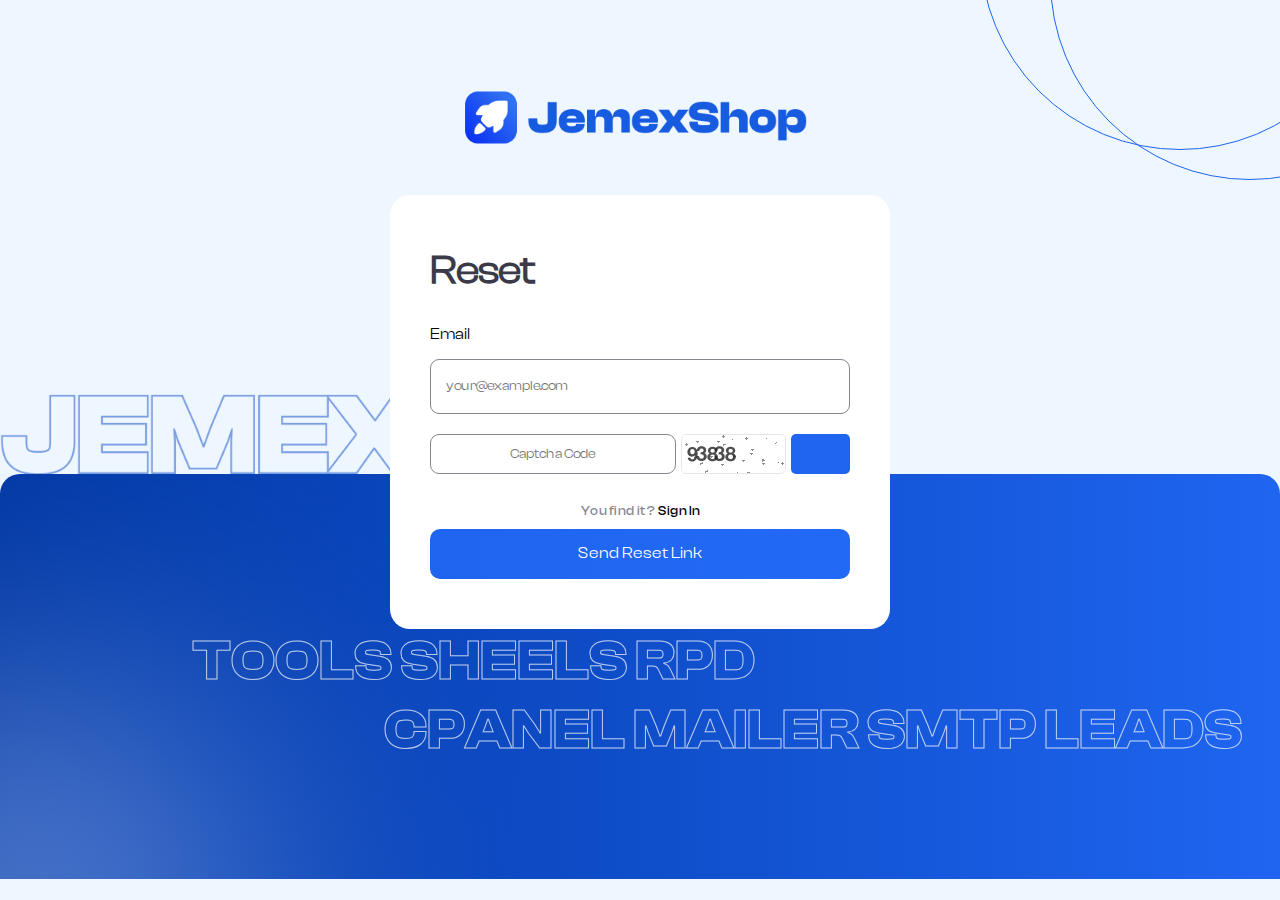
<file: Sign-Up/reset.html>
<!DOCTYPE html>
<html lang="en">

<head>
  <meta charset="UTF-8">
  <meta name="viewport" content="width=device-width, initial-scale=1.0">
  <link rel="icon" href="../media/t-icon.svg" type="image/x-icon" />
  <link rel="shortcut icon" href="../media/t-icon.svg" />
  <link rel="apple-touch-icon" href="../media/t-icon.svg" />
  <meta name="color-scheme" content="light only">
  <link rel="stylesheet" href="../scss/style.css">
  <link rel="stylesheet" href="https://site-assets.fontawesome.com/releases/v6.4.2/css/all.css">
  <title>JemexShop</title>
</head>

<body>
  <div class="LandS reset">
    <div class="circle c1"></div>
    <div class="circle c2"></div>
    <div class="textStroke"></div>
    <div class="gradient">
      <div class="shapesInner">
        <span></span>
        <span></span>
        <div class="st">
          <p>tools sheels rpd</p>
          <p>cpanel mailer smtp leads</p>
        </div>
      </div>
    </div>
    <div class="formInner">
      <div class="welc">
        <div class="head">
          <img src="../media/logo-blue.png" alt="">
        </div>
      </div>
      <form action="">
        <h1>Reset</h1>
        <div class="input">
          <label for="">Email</label>
          <input type="text" placeholder="your@example.com" spellcheck="false">
        </div>
        <div class="capt">
          <div class="d-flex">
            <input type="text" name="captcha_code" id="captcha_code" maxlength="5" spellcheck="false"
              class="form-control" placeholder="Captcha Code" style="text-align:center;" required="" />
            <img id="captcha" src="../securimage_show.php" alt="CAPTCHA Image" class="img-fluid px-2 mx-2" />
            <a href="#"
              onclick="document.getElementById('captcha').src = '../securimage_show.php?' + Math.random(); return false"
              class="btn btn-primary"><i class="fa fa-refresh fa-fw" aria-hidden="true"></i></a>
          </div>
        </div>
        <div class="subBtn">
          <span>You find it? <a href="../index.html"> Sign In </a></span>
          <button type="submit">Send Reset Link</button>
        </div>
      </form>
    </div>
  </div>
</body>
<script src="../js/faqs.js"></script>

</html>
</file>
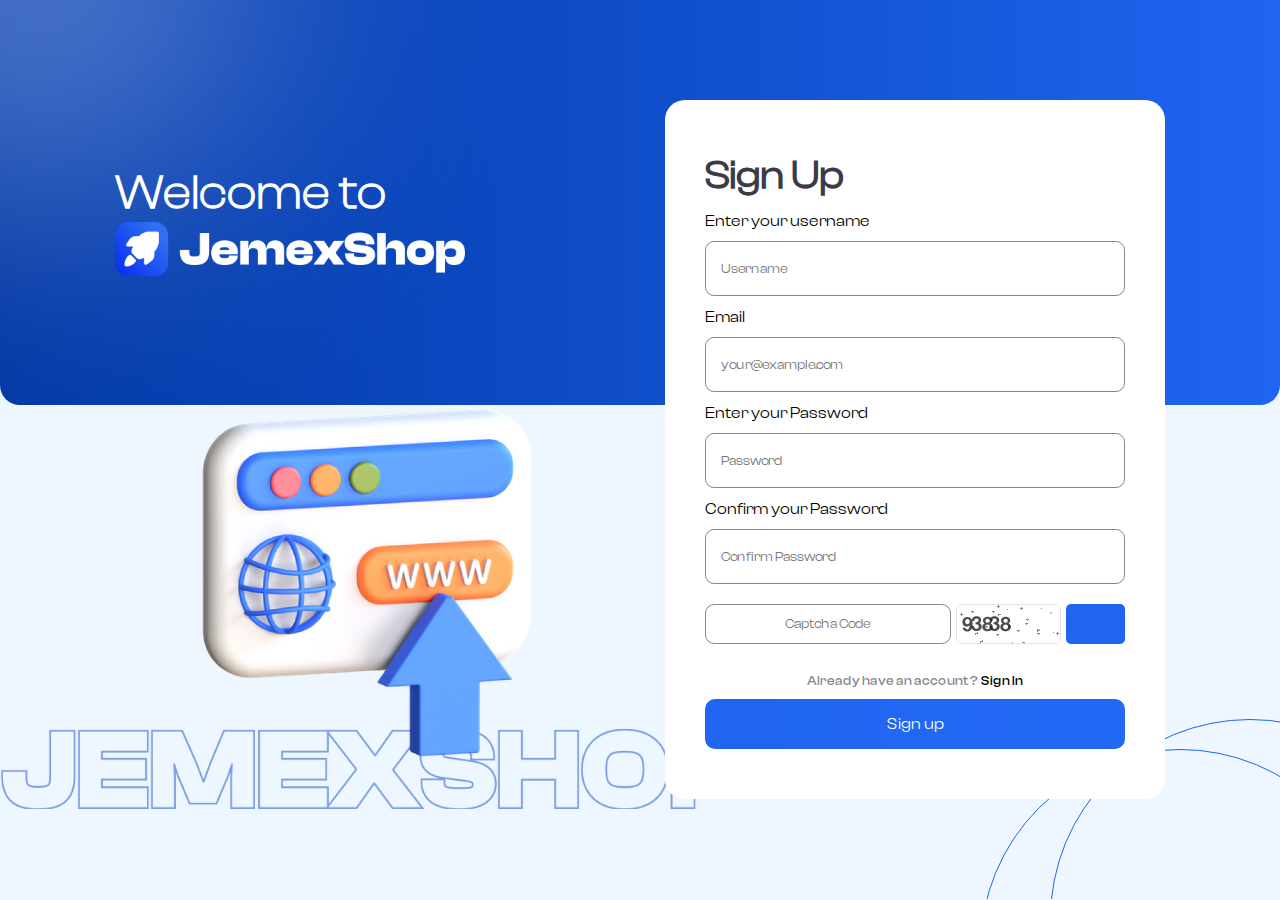
<file: Sign-Up/signup.html>
<!DOCTYPE html>
<html lang="en">

<head>
  <meta charset="UTF-8">
  <meta name="viewport" content="width=device-width, initial-scale=1.0">
  <link rel="icon" href="../media/t-icon.svg" type="image/x-icon" />
  <link rel="shortcut icon" href="../media/t-icon.svg" />
  <link rel="apple-touch-icon" href="../media/t-icon.svg" />
  <meta name="color-scheme" content="light only">
  <link rel="stylesheet" href="../scss/style.css">
  <link rel="stylesheet" href="https://site-assets.fontawesome.com/releases/v6.4.2/css/all.css">
  <title>JemexShop</title>
</head>

<body>
  <div class="LandS sup">
    <div class="circle c1"></div>
    <div class="circle c2"></div>
    <div class="textStroke"></div>
    <div class="gradient">
      <div class="shapesInner">
        <span></span>
        <span></span>
      </div>
    </div>
    <div class="formInner">
      <div class="welc">
        <div class="head">
          <h1>Welcome to</h1>
          <img src="../media/logo.png" alt="">
        </div>
        <div class="ghf">
          <img src="../media/img/su.png" alt="">
        </div>
      </div>
      <form action="">
        <h1>Sign Up</h1>
        <div class="input">
          <label for="">Enter your username</label>
          <input type="text" placeholder="Username" spellcheck="false">
        </div>
        <div class="input">
          <label for="">Email</label>
          <input type="text" placeholder="your@example.com" spellcheck="false">
        </div>
        <div class="input">
          <label for="">Enter your Password</label>
          <input type="password" placeholder="Password" spellcheck="false">
        </div>
        <div class="input">
          <label for="">Confirm your Password</label>
          <input type="password" placeholder="Confirm Password" spellcheck="false">
        </div>
        <div class="capt">
          <div class="d-flex">
            <input type="text" name="captcha_code" id="captcha_code" maxlength="5" spellcheck="false"
              class="form-control" placeholder="Captcha Code" style="text-align:center;" required="" />
            <img id="captcha" src="../securimage_show.php" alt="CAPTCHA Image" class="img-fluid px-2 mx-2" />
            <a href="#"
              onclick="document.getElementById('captcha').src = '../securimage_show.php?' + Math.random(); return false"
              class="btn btn-primary"><i class="fa fa-refresh fa-fw" aria-hidden="true"></i></a>
          </div>
        </div>
        <div class="subBtn">
          <span>Already have an account? <a href="../index.html"> Sign In</a></span>
          <button type="submit">Sign up </button>
        </div>
      </form>
    </div>
  </div>
</body>
<script src="../js/faqs.js"></script>

</html>
</file>
<file: scss/style.css>
@charset "UTF-8";
@font-face {
  font-family: "ClashDisplay-Variable";
  src: url("./fonts/ClashDisplay-Variable.woff2") format("woff2"), url("./fonts/ClashDisplay-Variable.woff") format("woff"), url("./fonts/ClashDisplay-Variable.ttf") format("truetype");
  font-weight: 200 700;
  font-display: swap;
  font-style: normal;
}
@font-face {
  font-family: f200;
  src: url("./fonts/ClashDisplay-Extralight.woff2") format("woff2"), url("./fonts/ClashDisplay-Extralight.woff") format("woff"), url("./fonts/ClashDisplay-Extralight.ttf") format("truetype");
  font-weight: 200;
  font-display: swap;
  font-style: normal;
}
@font-face {
  font-family: f300;
  src: url("./fonts/ClashDisplay-Light.woff2") format("woff2"), url("./fonts/ClashDisplay-Light.woff") format("woff"), url("./fonts/ClashDisplay-Light.ttf") format("truetype");
  font-weight: 300;
  font-display: swap;
  font-style: normal;
}
@font-face {
  font-family: f400;
  src: url("./fonts/ClashDisplay-Regular.woff2") format("woff2"), url("./fonts/ClashDisplay-Regular.woff") format("woff"), url("./fonts/ClashDisplay-Regular.ttf") format("truetype");
  font-weight: 400;
  font-display: swap;
  font-style: normal;
}
@font-face {
  font-family: f500;
  src: url("./fonts/ClashDisplay-Medium.woff2") format("woff2"), url("./fonts/ClashDisplay-Medium.woff") format("woff"), url("./fonts/ClashDisplay-Medium.ttf") format("truetype");
  font-weight: 500;
  font-display: swap;
  font-style: normal;
}
@font-face {
  font-family: f600;
  src: url("./fonts/ClashDisplay-Semibold.woff2") format("woff2"), url("./fonts/ClashDisplay-Semibold.woff") format("woff"), url("./fonts/ClashDisplay-Semibold.ttf") format("truetype");
  font-weight: 600;
  font-display: swap;
  font-style: normal;
}
@font-face {
  font-family: f700;
  src: url("./fonts/ClashDisplay-Bold.woff2") format("woff2"), url("./fonts/ClashDisplay-Bold.woff") format("woff"), url("./fonts/ClashDisplay-Bold.ttf") format("truetype");
  font-weight: 700;
  font-display: swap;
  font-style: normal;
}
::-moz-selection {
  color: #fff;
  background: #1f65f0;
}
::selection {
  color: #fff;
  background: #1f65f0;
}

* {
  margin: 0;
  padding: 0;
  box-sizing: border-box;
  font-family: f400;
}

body {
  width: 100%;
  overflow-x: hidden !important;
  background-color: #eef6ff;
}
body::-webkit-scrollbar {
  width: 5px;
}
body::-webkit-scrollbar-track {
  background: #fff;
}
body::-webkit-scrollbar-thumb {
  background: #1f65f0;
}

@media (max-width: 900px) {
  body::-webkit-scrollbar {
    width: 0px;
  }
}
html {
  width: 100%;
  scroll-behavior: smooth;
}

html,
body {
  max-width: 100%;
  overflow-x: hidden;
}

a {
  text-decoration: none;
  color: #3a3a49;
}

button {
  border: none;
  outline: none;
  background-color: transparent;
  cursor: pointer;
}

input::-webkit-outer-spin-button,
input::-webkit-inner-spin-button {
  -webkit-appearance: none;
  margin: 0;
}

/* clears the ‘X’ from Internet Explorer */
input[type=search]::-ms-clear {
  display: none;
  width: 0;
  height: 0;
}

input[type=checkbox] {
  appearance: none;
  -webkit-appearance: none;
  -moz-appearance: none;
  width: 20px;
  height: 20px;
  border: 1px solid #1f65f0; /* Border color */
  border-radius: 4px;
  outline: none;
  transition: 0.3s;
}

/* Change the color of the checkbox when checked */
input[type=checkbox]:checked {
  border-color: #1f65f0; /* Border color when checked */
  background-color: #1f65f0; /* Background color when checked */
}

/* Style the checkmark inside the checkbox */
input[type=checkbox]::before {
  content: "✓"; /* Unicode character for checkmark */
  display: block;
  width: 16px;
  height: 16px;
  margin: 2px;
  font-size: 16px;
  color: #fff; /* Checkmark color */
  line-height: 16px;
  text-align: center;
  visibility: hidden;
}

/* Show the checkmark when the checkbox is checked */
input[type=checkbox]:checked::before {
  visibility: visible;
}

input[type=search]::-ms-reveal {
  display: none;
  width: 0;
  height: 0;
}

/* clears the ‘X’ from Chrome */
input[type=search]::-webkit-search-decoration,
input[type=search]::-webkit-search-cancel-button,
input[type=search]::-webkit-search-results-button,
input[type=search]::-webkit-search-results-decoration {
  display: none;
}

select {
  -webkit-appearance: none;
  -moz-appearance: none;
}

.js-scroll {
  opacity: 0;
}

.js-scroll.scrolled {
  opacity: 1;
}

.scrolled.fade-left {
  animation: fadeleft 800ms cubic-bezier(0.215, 0.61, 0.355, 1) forwards;
}

.scrolled.fade-right {
  animation: faderight 800ms cubic-bezier(0.215, 0.61, 0.355, 1) forwards;
}

.scrolled.fade-top {
  animation: fadetop 800ms cubic-bezier(0.215, 0.61, 0.355, 1) forwards;
}

.scrolled.fade-btm {
  animation: fadebtm 800ms cubic-bezier(0.215, 0.61, 0.355, 1) forwards;
}

@keyframes fadeleft {
  0% {
    transform: translateX(-100px);
    opacity: 0;
  }
  100% {
    transform: translateX(0);
    opacity: 1;
  }
}
@keyframes faderight {
  0% {
    transform: translateX(100px);
    opacity: 0;
  }
  100% {
    transform: translateX(0);
    opacity: 1;
  }
}
@keyframes fadetop {
  0% {
    transform: translateY(-100px);
    opacity: 0;
  }
  100% {
    transform: translateY(0);
    opacity: 1;
  }
}
@keyframes fadebtm {
  0% {
    transform: translateY(100px);
    opacity: 0;
  }
  100% {
    transform: translateY(0);
    opacity: 1;
  }
}
.opacity {
  opacity: 0;
}

h1 {
  font-family: f700;
  color: #3a3a49;
}

h2 {
  font-family: f600;
  color: #3a3a49;
}

h3,
h4,
h5,
h6 {
  font-family: f500;
  color: #3a3a49;
}

.mainContainer {
  width: 100%;
  display: flex;
  height: 100vh;
  overflow-y: scroll;
}
.mainContainer::-webkit-scrollbar {
  width: 0px;
}

nav {
  display: flex;
  flex-direction: column;
  align-items: center;
  width: 310px;
  height: 100vh;
  background-image: linear-gradient(to bottom, #1f65f0, #0037a4);
  border-radius: 0 25px 25px 0;
  padding-bottom: 30px;
  overflow-y: scroll;
}
nav::-webkit-scrollbar {
  width: 0px;
}

.logo {
  padding: 60px 0 40px 0;
  width: -moz-fit-content;
  width: fit-content;
  border-bottom: 1px solid #fff;
}
.logo img {
  width: 250px;
}

.topNav {
  display: flex;
  flex-direction: column;
  align-items: flex-start;
}

.linksInner {
  display: flex;
  flex-direction: column;
  align-items: flex-start;
  width: 250px;
}

.mainLinks {
  list-style: none;
  gap: 40px;
  padding: 30px 0;
  border-bottom: 1px solid #fff;
}
.mainLinks li {
  width: 100%;
}
.mainLinks li a {
  width: 100%;
  display: flex;
  gap: 20px;
  align-items: center;
  padding-left: 20px;
  font-family: f300;
  color: #fff;
  font-size: 1.3em;
}
.mainLinks li a img {
  width: 30px;
  height: 30px;
  -o-object-fit: contain;
     object-fit: contain;
}

.search {
  width: 100%;
  display: flex;
  justify-content: center;
  align-items: center;
  position: relative;
}
.search a {
  display: flex;
  align-items: center;
  width: 240px;
  border: none;
  outline: none;
  background-color: transparent;
  padding-left: 50px;
  padding-right: 10px;
  height: 50px;
  border: 1px solid #fff;
  border-radius: 10px;
  font-size: 1.2em;
  color: #fff;
  font-family: f300;
}
.search a::-moz-placeholder {
  color: #fff;
  font-family: f300;
}
.search a::placeholder {
  color: #fff;
  font-family: f300;
}
.search img {
  position: absolute;
  left: 20px;
  width: 20px;
}

.restLinks {
  gap: 20px;
  padding: 30px 0;
}
.restLinks a {
  width: 100%;
  display: flex;
  gap: 20px;
  align-items: center;
  padding-left: 20px;
  font-family: f300;
  color: #fff;
  font-size: 1.3em;
}
.restLinks a img {
  width: 30px;
  height: 30px;
  -o-object-fit: contain;
     object-fit: contain;
}

.bs {
  display: flex;
  justify-content: space-between;
  align-items: center;
  padding: 10px 15px;
  border-radius: 10px;
  color: #fff;
  width: 100%;
  border: 1px solid #fff;
}
.bs img {
  width: 30px;
  height: 30px;
  -o-object-fit: contain;
     object-fit: contain;
}

.bs.active {
  border: 1px solid transparent;
  background-color: #2269f5;
}

.price {
  display: flex;
  align-items: center;
  gap: 3px;
}
.price span {
  font-size: 1.3em;
  font-family: f300;
}

.bsInner {
  gap: 20px;
}

.account {
  width: 250px;
  display: flex;
  justify-content: space-between;
  align-items: center;
  padding-top: 30px;
  position: relative;
  cursor: pointer;
}

.arrow {
  width: 16px;
  height: 16px;
  -o-object-fit: contain;
     object-fit: contain;
  transition: 0.2s all ease;
}

.accInfo {
  display: flex;
  align-items: center;
  gap: 25px;
}
.accInfo img {
  width: 40px;
  height: 40px;
  -o-object-fit: contain;
     object-fit: contain;
}

.aIn {
  display: flex;
  flex-direction: column;
}
.aIn span {
  color: #fff;
  font-size: 1.2em;
}
.aIn span:nth-child(1) {
  width: 150px;
  white-space: nowrap;
  text-overflow: ellipsis;
  overflow: hidden;
  font-family: f700;
}
.aIn span:nth-child(2) {
  font-family: f300;
}

.mainContent {
  display: flex;
  gap: 30px;
  flex-direction: column;
  height: 100vh;
  overflow-y: scroll;
  padding: 30px;
  width: calc(100% - 310px);
}
.mainContent::-webkit-scrollbar {
  width: 5px;
}
.mainContent::-webkit-scrollbar-track {
  background: #fff;
}
.mainContent::-webkit-scrollbar-thumb {
  background: #1f65f0;
}

.tabelInner {
  display: flex;
  flex-direction: column;
  padding: 30px;
  background-color: #fff;
  width: 100%;
  border-radius: 10px;
}

.gap30 {
  gap: 30px;
}

.filter {
  display: flex;
  gap: 20px;
  flex-wrap: wrap;
  width: 100%;
  padding-bottom: 20px;
}

.filterBox {
  display: flex;
  justify-content: center;
  align-items: center;
  padding: 0 20px;
  border-radius: 10px;
  border: 1px solid rgb(229, 229, 229);
  color: rgb(174, 174, 174);
  height: 45px;
  padding: 0 15px;
  font-family: f300;
  position: relative;
  flex-grow: 1;
  cursor: pointer;
}
.filterBox input {
  border: none;
  outline: none;
  background-color: transparent;
  width: 200px;
  height: 45px;
  padding-right: 20px;
  padding-left: 30px;
  text-align: center;
}
.filterBox button {
  display: flex;
  justify-content: center;
  align-items: center;
  position: absolute;
  left: 20px;
}
.filterBox button img {
  width: 20px;
  height: 20px;
  -o-object-fit: contain;
     object-fit: contain;
}

.mainBack {
  border: none;
  background-color: #1f65f0;
  color: #fff;
  gap: 5px;
}
.mainBack img {
  width: 20px;
  height: 20px;
  -o-object-fit: contain;
     object-fit: contain;
}

.table {
  width: 100%;
  overflow: auto;
}
.table::-webkit-scrollbar {
  height: 5px;
}
.table::-webkit-scrollbar-track {
  background: #fff;
}
.table::-webkit-scrollbar-thumb {
  background: #1f65f0;
  border-radius: 3px;
}

.tg {
  width: 100%;
  border-collapse: collapse;
}
.tg thead tr th {
  color: #878790;
  font-family: f300;
  font-size: 0.8em;
  padding-bottom: 20px;
  padding-left: 5px;
  padding-right: 5px;
  border-bottom: 1px solid #878790;
  white-space: nowrap;
}
.tg thead tr th:last-child {
  border-bottom: 0px solid #878790;
  color: transparent;
}
.tg thead tr th img {
  width: 10px;
  height: 10px;
  -o-object-fit: contain;
     object-fit: contain;
}
.tg tbody tr td {
  max-width: 70px;
  height: 60px;
  text-align: center !important;
  vertical-align: middle !important;
  background-color: #fff;
  overflow: hidden !important;
  text-overflow: ellipsis !important;
  white-space: nowrap !important;
  color: #000;
  font-size: 0.8em;
  border-bottom: 1px solid #eef6ff;
  padding-left: 5px;
  padding-right: 5px;
}
.tg tbody tr td:last-child {
  border-bottom: 0px solid #878790;
}

.tg2 {
  width: 100%;
  border-collapse: collapse;
}
.tg2 thead tr th {
  color: #878790;
  font-family: f300;
  font-size: 0.8em;
  padding-bottom: 20px;
  padding-left: 5px;
  padding-right: 5px;
  border-bottom: 1px solid #eef6ff;
  white-space: nowrap;
}
.tg2 thead tr th img {
  width: 10px;
  height: 10px;
  -o-object-fit: contain;
     object-fit: contain;
}
.tg2 tbody tr td {
  max-width: 70px;
  height: 60px;
  text-align: center !important;
  vertical-align: middle !important;
  background-color: #fff;
  overflow: hidden !important;
  text-overflow: ellipsis !important;
  white-space: nowrap !important;
  color: #000;
  font-size: 0.8em;
  border-bottom: 1px solid #eef6ff;
  padding-left: 5px;
  padding-right: 5px;
}

.m0a {
  margin: 0 auto;
}

.tools img {
  cursor: pointer;
  width: 30px;
  margin: 0 3px;
}

.mw120 {
  max-width: 120px !important;
}

.mw150 {
  max-width: 150px !important;
}

.mw200 {
  max-width: 200px !important;
}

.flex {
  display: flex;
  align-items: center;
}

.country {
  width: 20px;
  margin-right: 2px;
}

.user {
  width: 12px;
  margin-right: 2px;
}

.https {
  width: 12px;
  margin-right: 2px;
}

.f600 {
  font-family: f600;
}

.main {
  color: #1f65f0;
}

.check {
  border: 1px solid #1f65f0;
  color: #1f65f0;
  padding: 7px 10px;
  border-radius: 7px;
  font-size: 0.9em;
  font-family: f600;
}

.buy {
  color: #fff;
  background-color: #1f65f0;
  padding: 8px 15px;
  border-radius: 7px;
  font-size: 0.9em;
  font-family: f600;
}

.pagination {
  width: 100%;
  display: flex;
  justify-content: center;
  align-items: center;
  padding: 20px 0;
  gap: 10px;
}

.page {
  font-family: f500;
  color: #3a3a49;
  font-size: 1.2em;
}

.pLinks {
  display: flex;
  align-items: center;
  gap: 3px;
}

.page-link {
  display: flex;
  justify-content: center;
  align-items: center;
  padding: 7px;
}
.page-link img {
  width: 10px;
  height: 10px;
  -o-object-fit: contain;
     object-fit: contain;
}
.page-link span {
  display: flex;
  justify-content: center;
  align-items: center;
  width: 30px;
  height: 30px;
  border-radius: 50%;
  color: #fff;
  background-image: linear-gradient(to left, #1f65f0, #0037a4);
}

.select {
  display: flex;
  justify-content: center;
  align-items: center;
  position: relative;
}
.select select {
  border: none;
  outline: none;
  background-color: transparent;
  height: 40px;
  padding: 0 20px;
  color: #3a3a49;
  border-bottom: 2px solid #1f65f0;
  font-family: f500;
  font-size: 1.1em;
}
.select img {
  position: absolute;
  right: 0px;
  width: 15px;
  margin-bottom: 5px;
}

#menu {
  display: none;
  font-size: 1.5em;
  color: #fff;
}

.menu {
  display: none;
  flex-direction: column;
  position: relative;
  height: 80px;
  width: 35px;
  border: none;
  outline: none;
  background-color: transparent;
}
.menu span {
  height: 2px;
  width: 30px;
  border-radius: 2px;
  background-color: #fff;
  position: absolute;
  transition: 0.3s;
}
.menu span:nth-child(1) {
  top: 28px;
}
.menu span:nth-child(2) {
  top: 40px;
}
.menu span:nth-child(3) {
  top: 52px;
}

.activeMenu .menu span:nth-child(1) {
  transform: rotate(45deg);
  top: 40px;
  background-color: red;
}

.activeMenu .menu span:nth-child(2) {
  width: 0;
  opacity: 0;
}

.activeMenu .menu span:nth-child(3) {
  transform: rotate(-45deg);
  background-color: red;
  top: 40px;
}

@media (max-width: 1001px) {
  nav {
    width: 100%;
    flex-direction: row;
    position: fixed;
    top: 0;
    height: 80px;
    border-radius: 0;
    z-index: 5;
    justify-content: space-between;
    padding: 0 20px;
    background-image: none;
    background-color: #1f65f0;
    box-shadow: 5px 0px 10px rgba(34, 105, 245, 0.1);
  }
  nav .logo {
    padding: 0;
    border: 0;
  }
  nav .logo img {
    width: 170px;
  }
  .topNav {
    display: flex;
    flex-direction: column;
    width: 100%;
    position: fixed;
    left: -100%;
    top: 80px;
    height: calc(100vh - 80px);
    overflow-y: scroll;
    z-index: 5;
    background-image: linear-gradient(to bottom, #1f65f0, #0037a4);
    padding-bottom: 30px;
    padding-left: 20px;
    transition: 0.3s all ease;
  }
  .topNav::-webkit-scrollbar {
    width: 0;
  }
  .activeMenu .topNav {
    left: 0;
  }
  .mainContent {
    width: 100%;
    padding-top: 100px;
  }
  .mainContent::-webkit-scrollbar {
    width: 0;
  }
  #menu {
    display: block;
  }
}
@media (max-width: 441px) {
  .filter {
    gap: 10px;
  }
  .filterBox {
    height: 40px;
  }
  .filterBox input {
    height: 40px;
  }
  .mainContent {
    width: 100%;
    padding: 100px 20px 20px 20px;
  }
  .tabelInner {
    padding: 20px;
  }
  .fsear input {
    width: 100%;
  }
}
.LandS {
  display: flex;
  justify-content: center;
  align-items: center;
  width: 100%;
  position: relative;
  padding: 100px 0;
  overflow: hidden;
}

.gradient {
  width: 100%;
  position: absolute;
  top: 0;
  z-index: 1;
}

.shapesInner {
  display: flex;
  justify-content: center;
  align-items: center;
  width: 100%;
  position: relative;
  height: 45vh;
  overflow: hidden;
}
.shapesInner span:nth-child(1) {
  width: 100%;
  height: 100%;
  position: absolute;
  background-image: linear-gradient(to left, #1f65f0, #0037a4);
  border-radius: 0 0 20px 20px;
}
.shapesInner span:nth-child(2) {
  position: absolute;
  width: 450px;
  height: 450px;
  border-radius: 50%;
  background: #bad1ff;
  opacity: 0.5;
  filter: blur(150px);
  left: -200px;
  top: -250px;
}

.formInner {
  width: 100%;
  display: flex;
  gap: 50px;
  justify-content: center;
  align-items: center;
  flex-wrap: wrap;
  padding: 0 20px;
  z-index: 5;
}
.formInner form {
  width: 500px;
  padding: 50px 40px;
  background-color: #fff;
  border-radius: 20px;
  display: flex;
  flex-direction: column;
  align-items: flex-start;
}
.formInner form h1 {
  font-family: f400;
  font-size: 2.5em;
}

.input {
  width: 100%;
  display: flex;
  flex-direction: column;
  gap: 15px;
  padding-top: 30px;
}
.input input,
.input select,
.input textarea {
  width: 100%;
  border: none;
  outline: none;
  background-color: transparent;
  padding: 0 15px;
  height: 55px;
  border: 1px solid #878790;
  border-radius: 9px;
  transition: 0.2s all ease;
}
.input input:focus,
.input select:focus,
.input textarea:focus {
  border: 1px solid #1f65f0;
}
.input textarea {
  padding: 15px;
}

.d-flex {
  width: 100%;
  display: flex;
  gap: 5px;
}
.d-flex a {
  width: 60px;
  height: 40px;
  color: #fff;
  display: flex;
  justify-content: center;
  align-items: center;
  background-color: #1f65f0;
  border-radius: 5px;
}

.form-control {
  width: 60%;
  border: none;
  outline: none;
  background-color: transparent;
  height: 40px;
  border: 1px solid #878790;
  border-radius: 9px;
  transition: 0.2s all ease;
}
.form-control:focus {
  border: 1px solid #1f65f0;
}

#captcha {
  border-radius: 5px;
  border: 1px solid #e3e6ea;
}

.capt {
  padding-top: 10px;
  width: 100%;
  gap: 10px;
  display: flex;
  flex-direction: column;
}
.capt .forgot {
  color: #1f65f0;
  font-size: 0.9em;
  margin-left: auto;
}

.subBtn {
  width: 100%;
  display: flex;
  align-items: center;
  flex-direction: column;
  padding-top: 30px;
  gap: 10px;
}
.subBtn span {
  font-size: 0.8em;
  color: #878790;
  font-family: f500;
}
.subBtn span a {
  font-family: f500;
  color: #000;
}
.subBtn button {
  width: 100%;
  border-radius: 10px;
  height: 50px;
  background-image: linear-gradient(to left, #2269f5, #1f65f0);
  color: #fff;
  font-size: 1em;
}

.rem {
  display: flex;
  align-items: center;
  font-size: 0.8em;
  gap: 10px;
}
.rem input {
  width: 20px;
  height: 20px;
}

.welc {
  width: 600px;
  display: flex;
  align-items: flex-start;
  flex-direction: column;
  padding-top: 40px;
}

.head {
  display: flex;
  flex-direction: column;
}
.head img {
  width: 350px;
}
.head h1 {
  font-size: 3em;
  font-family: f300;
  color: #fff;
}

.circle {
  width: 400px;
  height: 400px;
  border-radius: 50%;
  border: 1px solid #1f65f0;
  position: absolute;
}

.c1 {
  bottom: -250px;
  left: -100px;
}

.c2 {
  bottom: -220px;
  left: -170px;
}

.textStroke {
  width: 100%;
  padding: 40px;
  position: absolute;
  bottom: 10vh;
  background-image: url(../media/Frame.png);
  background-repeat: space;
  background-size: contain;
  opacity: 0.5;
}

.faqs {
  width: 100%;
  display: flex;
  flex-direction: column;
  margin-top: 50px;
  background-color: #fff;
  border-radius: 5px;
  overflow: hidden;
}

.fa {
  width: 100%;
  cursor: pointer;
}
.fa span {
  font-size: 0.9em;
  padding: 0 15px;
  display: flex;
  justify-content: space-between;
  align-items: center;
  height: 55px;
  color: #1f65f0;
  font-family: f300;
  transition: 0.2s all ease;
}
.fa span svg {
  transition: 0.2s all ease;
}
.fa span svg path {
  transition: 0.2s all ease;
}
.fa p {
  font-size: 0.9em;
  padding: 10px 15px;
  font-family: f300;
  line-height: 1.5;
  display: none;
}

.fa.active span {
  background-color: #1f65f0;
  color: #fff;
}
.fa.active span svg {
  transform: rotate(180deg);
}
.fa.active span svg path {
  fill: #fff;
}
.fa.active p {
  display: block;
}

.ghf {
  width: 100%;
  display: flex;
  justify-content: center;
  align-items: center;
  padding-top: 100px;
}
.ghf img {
  width: 400px;
  -o-object-fit: contain;
     object-fit: contain;
}

.sup .welc {
  width: 500px;
}
.sup .input {
  padding-top: 12px;
  gap: 10px;
}
.sup .c1 {
  right: -100px;
  left: auto;
}
.sup .c2 {
  right: -170px;
  left: auto;
}
.sup .capt {
  padding-top: 20px;
}

.reset {
  padding: 50px 20px 250px 20px;
}
.reset .capt {
  padding-top: 20px;
}
.reset .formInner {
  flex-direction: column;
  align-items: center;
}
.reset .welc {
  width: auto;
}
.reset .gradient {
  top: auto;
  bottom: 0;
}
.reset .shapesInner span:nth-child(1) {
  border-radius: 20px 20px 0 0;
}
.reset .shapesInner span:nth-child(2) {
  left: -200px;
  top: auto;
  bottom: -250px;
}
.reset .textStroke {
  bottom: 45vh;
}
.reset .c1 {
  top: -250px;
  right: -100px;
  left: auto;
  bottom: auto;
}
.reset .c2 {
  top: -220px;
  right: -170px;
  left: auto;
  bottom: auto;
}

.st {
  width: 100%;
  position: absolute;
  padding-top: 40px;
}
.st p {
  font-size: 3.5em;
  text-transform: uppercase;
  font-family: f700;
  color: transparent;
  -webkit-text-stroke: 1px #fff;
  opacity: 0.7;
}
.st p:nth-child(1) {
  padding-left: 15%;
}
.st p:nth-child(2) {
  padding-left: 30%;
}

@media (max-width: 1050px) {
  .formInner {
    gap: 0;
  }
}
@media (max-width: 650px) {
  .st {
    display: flex;
    flex-direction: column;
    width: 100%;
    position: absolute;
    padding-top: 40px;
    padding-left: 20px;
    padding-right: 20px;
    gap: 20px;
  }
  .st p {
    font-size: 1.7em;
    text-transform: uppercase;
    font-family: f700;
    color: transparent;
    -webkit-text-stroke: 1px #fff;
    opacity: 0.7;
  }
  .st p:nth-child(1) {
    padding-left: 0;
  }
  .st p:nth-child(2) {
    padding-left: 0;
  }
  .formInner form {
    width: 100%;
    padding: 40px 20px;
  }
  .welc {
    width: 100%;
  }
  .head {
    filter: drop-shadow(0px 0px 5px rgba(34, 105, 245, 0.1));
  }
  .head h1 {
    font-size: 2em;
  }
  .head img {
    width: 250px;
  }
  .sup .ghf {
    display: none;
  }
  .sup .welc {
    padding-bottom: 30px;
  }
  .sup .welc .head {
    filter: none;
  }
  .reset {
    padding-left: 0;
    padding-right: 0;
  }
  .reset .welc {
    padding-bottom: 30px;
  }
  .reset .welc .head {
    filter: none;
  }
}
.welcome-head {
  width: 100%;
  padding: 20px;
  display: flex;
  justify-content: space-between;
  align-items: center;
  background-color: #fff;
  border-radius: 10px;
  gap: 20px;
  flex-wrap: wrap;
}

.hT {
  display: flex;
  flex-direction: column;
}
.hT h1 {
  font-size: 1.3em;
  color: #1f65f0;
}
.hT p {
  max-width: 650px;
  font-size: 0.8em;
  color: #718096;
}

.hDomains {
  display: flex;
  gap: 15px;
  align-items: flex-start;
}
.hDomains span {
  color: #718096;
  font-size: 0.9em;
  padding-top: 10px;
}

.hdDs {
  display: flex;
  flex-direction: column;
  gap: 3px;
  flex-wrap: wrap;
}

.btnShape {
  padding: 0 15px;
  height: 35px;
  display: flex;
  justify-content: center;
  align-items: center;
  border-radius: 10px;
  border: 1px solid #1f65f0;
  font-family: f600;
  color: #1f65f0;
}

.btn {
  padding: 0 20px;
  height: 35px;
  display: flex;
  justify-content: center;
  align-items: center;
  border-radius: 5px;
  color: #fff;
  background-color: #1f65f0;
  font-size: 0.9em;
}

.rowItems {
  width: 100%;
  display: flex;
  justify-content: center;
  gap: 30px;
  flex-wrap: wrap;
}

.rIt {
  width: calc((100% - 60px) / 3);
  padding: 20px;
  display: flex;
  justify-content: space-between;
  align-items: center;
  background-color: #fff;
  border-radius: 10px;
  flex-shrink: 1;
}

.rt {
  display: flex;
  flex-direction: column;
  gap: 20px;
}
.rt h3 {
  font-size: 1.4em;
  font-family: f400;
}
.rt span {
  font-size: 2.5em;
  font-family: f500;
  color: #3a3a49;
}

.rtBtn {
  display: flex;
  justify-content: center;
  align-items: center;
  width: 70px;
  height: 70px;
  border-radius: 7px;
  background-color: #1f65f0;
  gap: 20px;
}
.rtBtn img {
  width: 30px;
  height: 30px;
  -o-object-fit: contain;
     object-fit: contain;
}

.fdc {
  flex-direction: column;
}

.payMet {
  width: 100%;
  display: flex;
  justify-content: center;
  flex-wrap: wrap;
  gap: 15px;
}

.rt .pa {
  display: flex;
  justify-content: center;
  align-items: center;
  flex-direction: column;
  gap: 10px;
}
.rt .pa img {
  width: 40px;
  height: 40px;
  -o-object-fit: contain;
     object-fit: contain;
}
.rt .pa span {
  text-transform: uppercase;
  color: #32393f;
  font-size: 1em;
  font-family: f500;
}

.tac {
  text-align: center;
}

@media (max-width: 1400px) {
  .hdDs {
    flex-direction: row;
  }
  .rIt {
    width: 300px;
    flex-shrink: 0;
    flex-grow: 1;
  }
}
@media (max-width: 500px) {
  .rIt {
    width: 100%;
  }
  .hDomains {
    flex-direction: column;
  }
}
@media (max-width: 350px) {
  .rt span {
    font-size: 2em;
  }
}
.lnew {
  width: 100%;
  display: flex;
  justify-content: center;
  gap: 30px;
}

.news {
  display: flex;
  flex-direction: column;
  align-items: flex-start;
  width: calc(100% - 370px);
  padding: 20px;
  background-color: #fff;
  border-radius: 10px;
  gap: 20px;
}
.news h1 {
  font-family: f400;
  font-size: 2.5em;
  padding-bottom: 10px;
}
.news h2 {
  font-family: f400;
}

.nws {
  display: flex;
  flex-direction: column;
  gap: 20px;
  width: 100%;
}
.nws a {
  display: flex;
  align-items: center;
  gap: 10px;
  color: #1f65f0;
  font-family: f600;
}
.nws a img {
  width: 15px;
  height: 15px;
  -o-object-fit: contain;
     object-fit: contain;
}
.nws span {
  color: #878790;
  font-size: 0.9em;
}

.tBox {
  display: flex;
  flex-direction: column;
  align-items: flex-start;
  width: 370px;
  background-color: #fff;
  border-radius: 10px;
  padding: 20px;
  gap: 25px;
}
.tBox h2 {
  width: 100%;
  text-align: center;
  font-family: f400;
}
.tBox a {
  display: flex;
  gap: 30px;
  font-size: 0.9em;
  font-family: f500;
  color: #3a3a49;
}
.tBox a img {
  width: 50px;
  height: 50px;
  -o-object-fit: contain;
     object-fit: contain;
}

.tboxR {
  width: 100%;
  display: flex;
  align-items: center;
  gap: 10px;
}
.tboxR span {
  color: #3a3a49;
  font-family: f500;
  font-size: 0.9em;
}
.tboxR span:nth-child(1) {
  width: 80px;
}
.tboxR span:nth-child(2) {
  width: calc(100% - 130px);
  border: 1px solid #878790;
  border-radius: 7px;
  height: 12px;
  overflow: hidden;
  position: relative;
}
.tboxR span:nth-child(2) i {
  position: absolute;
  left: 0;
  border-radius: 0 10px 10px 0;
  height: 100%;
  background-image: linear-gradient(to left, #1f65f0, #0037a4);
}

@media (max-width: 1200px) {
  .lnew {
    flex-direction: column;
  }
  .news {
    width: 100%;
  }
  .tBox {
    width: 100%;
  }
}
.doms {
  width: 100%;
  display: flex;
  justify-content: space-between;
  flex-wrap: wrap;
  gap: 30px;
}
.doms a img {
  width: 50px;
  height: 50px;
  -o-object-fit: contain;
     object-fit: contain;
}

.ds {
  width: 80%;
  display: flex;
  gap: 20px;
  flex-wrap: wrap;
}

.dom {
  font-size: 0.9em;
  font-family: f600;
  color: #1f65f0;
}

@media (max-width: 550px) {
  .ds {
    width: 100%;
  }
  .doms a {
    margin-left: auto;
  }
}
.bx {
  display: flex;
  flex-direction: column;
  width: 100%;
  padding: 30px;
  border-radius: 10px;
  background-color: #fff;
}

.hdx {
  font-family: f400;
  font-size: 2.5em;
  padding-left: 5%;
  padding-top: 30px;
}

.pgts {
  width: 100%;
  display: flex;
  justify-content: space-between;
  align-items: flex-start;
  flex-wrap: wrap;
  gap: 30px;
}

@media (max-width: 650px) {
  .pgts {
    justify-content: center;
  }
}
.pgerh {
  width: 250px;
  padding: 30px 15px;
  border-radius: 10px;
  display: flex;
  gap: 20px;
  flex-direction: column;
  align-items: center;
  background-color: #fff;
  box-shadow: 0px 0px 10px rgba(34, 105, 245, 0.1);
}
.pgerh img {
  width: 50px;
}

.bht {
  width: 100%;
  display: flex;
  align-items: center;
  justify-content: space-between;
  position: relative;
}
.bht span {
  font-family: f600;
  font-size: 0.8em;
}
.bht span:nth-child(1) {
  display: flex;
  align-items: center;
  width: 90px;
  height: 40px;
  font-family: f600;
}
.bht span:nth-child(3) {
  width: -moz-fit-content;
  width: fit-content;
  position: absolute;
  right: 0;
  padding: 0 10px;
  height: 20px;
  display: flex;
  justify-content: center;
  align-items: center;
  background-color: rgb(238, 246, 255);
  font-size: 0.8em;
  border-radius: 0 4px 4px 0;
}
.bht input {
  width: 100%;
  flex-shrink: 1;
  border: none;
  outline: none;
  background-color: transparent;
  height: 20px;
  border-radius: 5px;
  padding: 0 10px;
  outline: 2px solid #1f65f0;
  font-family: f600;
}

.tboxxx {
  width: 100%;
  display: flex;
  align-items: flex-end;
  padding: 30px 0;
  gap: 30px;
}

.tboxInner {
  display: flex;
  gap: 30px;
  flex-wrap: wrap;
  width: calc(100% - 290px);
}
.tboxInner .tBox {
  width: 389px;
  box-shadow: 0px 0px 10px rgba(34, 105, 245, 0.1);
  border-radius: 10px;
  background-color: #fff;
}
.tboxInner .tBox h2 {
  font-size: 1.2em;
}
.tboxInner .tBox a {
  width: 100%;
  display: flex;
  justify-content: space-between;
  font-size: 0.8em;
}
.tboxInner .tBox a img {
  width: 30px;
}
.tboxInner .ifs h2 {
  text-align: left;
}

.tbBtns {
  width: 250px;
  display: flex;
  flex-direction: column;
  gap: 10px;
}
.tbBtns a {
  display: flex;
  align-items: center;
  text-align: left;
  width: 100%;
  background-color: #1f65f0;
  border-radius: 10px;
  height: 45px;
  color: #fff;
  padding: 0 15px;
}

@media (max-width: 1400px) {
  .tboxxx {
    flex-direction: column;
    align-items: flex-start;
  }
  .tboxInner {
    width: 100%;
  }
  .tboxInner .tBox {
    flex-grow: 1;
  }
}
@media (max-width: 441px) {
  .bx {
    padding: 30px 0;
    background-color: transparent;
  }
  .pgerh {
    width: 100%;
  }
  .hdx {
    font-size: 2em;
    padding-top: 0;
    transform: translateY(10px);
  }
}
@media (max-width: 341px) {
  .hdx {
    font-size: 1.5em;
  }
}
.pg125 {
  width: 100%;
  background-color: #fff;
  border-radius: 10px;
  padding: 30px 100px;
  display: flex;
  justify-content: space-between;
  align-items: center;
}

.payAmount11 {
  width: 400px;
  display: flex;
  flex-direction: column;
  position: relative;
}
.payAmount11::after {
  content: "";
  width: 7px;
  height: 100%;
  position: absolute;
  right: 0;
  border-radius: 5px;
  background-image: linear-gradient(to bottom, #1f65f0, #0037a4);
}

.tatalPaym {
  width: 100%;
  display: flex;
  flex-direction: column;
  gap: 10px;
  padding-top: 20px;
}
.tatalPaym h1 {
  color: #1f65f0;
  font-size: 2.5em;
  font-family: f600;
}
.tatalPaym h1 span {
  font-size: 0.5em;
}
.tatalPaym span {
  font-size: 1.2em;
}

.waitIn {
  display: flex;
  gap: 5px;
  align-items: center;
  padding-top: 40px;
  font-family: f500;
}
.waitIn img {
  width: 40px;
  height: 40px;
}

.statePay {
  display: flex;
  flex-direction: column;
  gap: 10px;
  padding-bottom: 40px;
  padding-right: 20px;
}

.st12 {
  display: flex;
  gap: 40px;
}

.stt {
  display: flex;
  flex-direction: column;
  gap: 5px;
  padding-top: 10px;
}
.stt span {
  color: #878790;
}
.stt p {
  font-family: f500;
}
.stt .sc2 {
  display: flex;
  gap: 5px;
  align-items: center;
}

.mainBac {
  background-color: #1f65f0;
}

.pinkBac {
  background-color: #ff4857;
}

.smallBtn {
  width: -moz-fit-content;
  width: fit-content;
  display: flex;
  justify-content: center;
  align-items: center;
  padding: 3px 10px;
  color: #fff;
  font-family: f500;
  font-size: 0.9em;
  border-radius: 5px;
}

.qr-data {
  width: calc(100% - 450px);
  display: flex;
  justify-content: center;
  align-items: center;
  flex-direction: column;
  gap: 30px;
}
.qr-data img {
  width: 150px;
  height: 150px;
}
.qr-data span {
  color: #878790;
  font-size: 0.9em;
}

.paydata {
  display: flex;
  flex-direction: column;
  gap: 20px;
}

.pRow10 {
  display: flex;
  gap: 10px;
}
.pRow10 span {
  font-family: f500;
  font-size: 1em;
  white-space: nowrap;
}

.copyTex {
  display: flex;
  gap: 5px;
  align-items: center;
  color: #1f65f0;
}
.copyTex img {
  width: 25px;
  height: 25px;
  -o-object-fit: contain;
     object-fit: contain;
}
.copyTex span {
  font-family: f400;
  color: #1f65f0;
}

.inst50 {
  display: flex;
  flex-direction: column;
  gap: 5px;
  padding-top: 20px;
  width: 100%;
}
.inst50 li {
  color: #878790;
  font-size: 0.8em;
}
.inst50 li a {
  color: #1f65f0;
  font-family: f600;
}

.p0 {
  padding: 0;
}

.pt40 {
  padding: 40px 0;
}

@media (max-width: 1400px) {
  .pg125 {
    flex-direction: column;
  }
  .payAmount11 {
    width: 100%;
  }
  .payAmount11::after {
    display: none;
  }
  .paydata {
    width: 100%;
  }
  .qr-data {
    width: 100%;
  }
  .stt {
    width: 100%;
    justify-content: left;
  }
  .inst50 {
    padding-bottom: 10px;
  }
  .inst50 li {
    margin-left: 10px;
  }
  .pRow10 {
    width: 100%;
    justify-content: left;
    flex-wrap: wrap;
  }
}
@media (max-width: 621px) {
  .logo.pt40 {
    padding: 20px 0;
  }
  .pg125 {
    padding: 30px 20px;
  }
}
.popMess {
  position: fixed;
  bottom: -100%;
  width: 100%;
  display: flex;
  justify-content: center;
  align-items: center;
  animation: alertMessage 300ms ease forwards;
}
.popMess span {
  padding: 7px 15px;
  color: #fff;
  background-color: #ff4857;
  border-radius: 5px 5px 0 0;
  text-transform: capitalize;
}

@keyframes alertMessage {
  100% {
    bottom: 0;
  }
}
.inst5060 {
  width: 100%;
  gap: 30px;
  display: flex;
  align-items: flex-start;
  justify-content: center;
}

.w50 {
  width: 50%;
  border-radius: 10px;
  background-color: #fff;
  padding: 30px;
  display: flex;
  flex-direction: column;
  align-items: center;
}

.inputSelect {
  display: flex;
  justify-content: center;
  align-items: center;
  width: 100%;
  position: relative;
}
.inputSelect select {
  width: 100%;
  color: #878790;
}
.inputSelect svg {
  position: absolute;
  right: 15px;
  width: 15px;
}

.bmain {
  border: 1px solid #1f65f0 !important;
}

.h70 {
  height: 120px !important;
  resize: none;
}

.btnForm {
  width: -moz-fit-content;
  width: fit-content;
  padding: 0 35px;
  height: 45px;
  border-radius: 9px;
  transition: 0.2s all ease;
  margin-right: auto;
  background-color: #1f65f0;
  color: #fff;
  font-size: 1em;
}

.ins2f {
  display: flex;
  flex-direction: column;
  align-items: flex-start;
  gap: 10px;
}
.ins2f ul {
  display: flex;
  flex-direction: column;
  gap: 5px;
  list-style: none;
}
.ins2f ul li {
  font-size: 0.9em;
}
.ins2f ul li a {
  color: #1f65f0;
}
.ins2f ul li .smallBtn {
  display: inline-flex;
  width: -moz-fit-content;
  width: fit-content;
  margin-right: 3px;
}

.sub501 {
  width: 100%;
  display: flex;
  align-items: flex-end;
  gap: 10px;
}
.sub501 a {
  display: flex;
  gap: 20px;
  font-family: f500;
}
.sub501 a img {
  width: 50px;
  height: 50px;
  -o-object-fit: contain;
     object-fit: contain;
}
.sub501 h1 {
  color: #1f65f0;
}

@media (max-width: 1400px) {
  .inst5060 {
    flex-direction: column;
  }
  .w50 {
    width: 100%;
  }
}
@media (max-width: 600px) {
  .sub501 {
    flex-direction: column;
    align-items: flex-start;
  }
}
.selectFilter {
  padding: 0;
}
.selectFilter select {
  border: none;
  outline: none;
  background-color: transparent;
  border: none !important;
  width: 100%;
  height: 45px;
  border-radius: 7px;
  padding-left: 15px;
  padding-right: 40px;
  color: #1f65f0;
  font-family: f500;
}

.pt0 {
  padding-top: 0;
}

@media (max-width: 441px) {
  .w50 {
    padding: 20px;
  }
}
.loaderPage {
  display: flex;
  justify-content: center;
  align-items: center;
  flex-direction: column;
  top: 0;
  left: 0;
  position: fixed;
  z-index: 40;
  width: 100%;
  height: 100%;
  background-image: linear-gradient(to bottom right, #1f65f0, #0037a4);
  animation: hide 400ms ease 2500ms forwards;
}
.loaderPage img:nth-child(2) {
  width: 80px;
  margin-left: 25px;
}

@keyframes hide {
  100% {
    top: 100%;
  }
}
.loaderLogo img {
  width: 250px;
}

.drop {
  position: relative;
  display: flex;
  justify-content: center;
  align-items: center;
  flex-direction: column;
}

.dropMenu {
  display: none;
  position: absolute;
  top: calc(100% + 20px);
  width: 100%;
  border-radius: 10px;
  background-color: #fff;
  list-style: none;
  z-index: 3;
  padding: 10px 20px;
}
.dropMenu li {
  display: flex;
  justify-content: center;
  align-items: center;
  width: 100%;
  position: relative;
}
.dropMenu li:nth-child(1)::after {
  content: "";
  position: absolute;
  width: 50px;
  height: 80px;
  -webkit-clip-path: polygon(50% 0%, 0 25%, 100% 25%);
          clip-path: polygon(50% 0%, 0 25%, 100% 25%);
  background-color: #fff;
  top: -25px;
}
.dropMenu li a {
  display: flex;
  gap: 5px;
  align-items: center;
  width: 100%;
  padding: 10px 0;
  color: #1f65f0;
  font-family: f500;
  font-size: 1em;
  transition: 0.2s;
}
.dropMenu li a:hover {
  color: #0037a4;
}

.drop.showMenu .dropMenu {
  display: block;
}

.dropAcc {
  top: auto;
  bottom: 90%;
}
.dropAcc li:nth-child(1)::after {
  display: none;
}
.dropAcc .LogOut a {
  color: red;
}
.dropAcc .LogOut a:hover {
  color: red;
}

.showAcc .dropAcc {
  display: block;
}
.showAcc .arrow {
  transform: rotate(180deg);
}

@media (max-width: 1000px) {
  .drop {
    gap: 20px;
  }
  .dropMenu {
    position: relative;
    top: 0;
    top: auto;
    padding: 0;
    background-color: transparent;
    padding-left: 40px;
  }
  .dropMenu li:nth-child(1)::after {
    display: none;
  }
  .dropMenu li a {
    color: #fff;
  }
  .dropMenu li a:hover {
    color: #fff;
  }
  .account {
    flex-direction: column;
  }
  .account .dropAcc {
    position: relative;
    bottom: auto;
    padding-top: 20px;
  }
  .account .arrow {
    display: none;
  }
}
.mainContent .lin52 {
  width: 100%;
  height: 1px;
  background-color: #2269f5;
  margin-top: 0;
}
.mainContent .Tit52 {
  color: #32393f;
  font-size: 50px;
  font-weight: 500;
  list-style: 24px;
  letter-spacing: 0.5px;
  font-family: f400;
  padding-top: 30px;
}
.mainContent .box52 {
  display: flex;
  align-items: center;
  justify-content: start;
  gap: 10px;
}
.mainContent .box52 .txtbox52 {
  display: flex;
  flex-direction: column;
  align-items: start;
}
.mainContent .box52 .txtbox52 span {
  color: #000;
  font-size: 25px;
  font-style: normal;
  font-family: f700;
  line-height: normal;
}
.mainContent .box52 .txtbox52 p {
  color: #000;
  font-family: f400;
  font-size: 15px;
  font-style: normal;
  line-height: normal;
}
.mainContent .bttngroup52 {
  display: flex;
  align-items: center;
  justify-content: flex-start;
  flex-wrap: wrap;
  gap: 20px;
}
.mainContent .bttngroup52 .bttn52 {
  width: 376px;
  height: 60px;
  flex-shrink: 0;
  border-radius: 15px;
  background-color: #2269f5;
  display: flex;
  align-items: center;
  justify-content: space-around;
}
.mainContent .bttngroup52 .bttn52 a {
  display: flex;
  align-items: center;
  justify-content: start;
  font-size: 15px;
  font-family: f500;
  color: #fff;
  margin: 30px;
  margin-left: -10px;
}
.mainContent .bttngroup52 .bttn52 .ln52 {
  width: 2px;
  height: 100%;
  margin-left: -93px;
  background-color: #fff;
}
.mainContent .info52 {
  width: 100%;
  background-color: #fff;
  display: flex;
  align-items: center;
  justify-content: space-between;
  border-radius: 15px;
}
.mainContent .info52 .ref52 {
  gap: 30px;
  padding: 10px;
}
.mainContent .info52 .ref52 h2 {
  color: #054fe1;
  font-size: 24px;
  line-height: 33px;
  font-family: f600;
}
.mainContent .info52 .ref52 .copylink52 {
  width: 335px;
  height: 40px;
  flex-shrink: 0;
  border-radius: 9px;
  border: 1px solid #adadad;
  background: #2269f5;
  display: flex;
  align-items: center;
  justify-content: space-between;
  padding: 0 5px;
}
.mainContent .info52 .ref52 .copylink52 span {
  font-family: f600;
  color: #fff;
  font-size: 14px;
}
.mainContent .info52 .txt52 ul {
  padding: 15px;
}
.mainContent .info52 .txt52 ul li {
  color: #2269f5;
  font-family: f500;
  padding: 5px 0;
}
@media (max-width: 900px) {
  .mainContent .info52 {
    justify-content: flex-start;
    align-items: flex-start;
    flex-direction: column;
    padding: 10px;
  }
  .mainContent .bttn52 {
    width: 300px;
  }
}

.mainContent .bx53 .lableWleet {
  color: #000;
  font-size: 16px;
  font-family: f400;
  line-height: normal;
}
.mainContent .bx53 .wleetInput53 {
  margin: 12px 0;
  display: flex;
  align-items: center;
  justify-content: flex-start;
  gap: 10px;
}
.mainContent .bx53 .wleetInput53 input {
  width: 400px;
  height: 45px;
  border: 1px solid #175be0;
  outline: none;
  background-color: #fff;
  border-radius: 10px;
  padding-inline-start: 12px;
}
.mainContent .bx53 .wleetInput53 input::-moz-placeholder {
  color: #808080;
  font-size: 14px;
  font-family: f400;
}
.mainContent .bx53 .wleetInput53 input::placeholder {
  color: #808080;
  font-size: 14px;
  font-family: f400;
}
.mainContent .bx53 .wleetInput53 .savbtn53 {
  width: 95px;
  padding: 10px;
  display: flex;
  align-items: center;
  justify-content: center;
  border-radius: 7px;
  background-color: #2269f5;
  box-shadow: 1px 2px 3px 0px rgba(70, 118, 251, 0.41);
  color: #fff;
  font-size: 15px;
  font-family: f400;
  letter-spacing: -0.3px;
}
@media (max-width: 890px) {
  .mainContent .bx53 .wleetInput53 input {
    max-width: 250px;
  }
}
.mainContent .ln53 {
  width: 100%;
  height: 1px;
  background-color: #2269f5;
}
.mainContent .al35 {
  width: 100%;
  display: flex;
  align-items: center;
  justify-content: flex-start;
  gap: 25px;
}
@media (max-width: 670px) {
  .mainContent .al35 {
    flex-direction: column;
    align-items: flex-start;
  }
}
.mainContent .btnGroup53 {
  display: flex;
  align-items: center;
  justify-content: flex-start;
  gap: 15px;
}
.mainContent .btnGroup53 button {
  width: 170px;
  padding: 10px;
  display: flex;
  align-items: center;
  justify-content: center;
  border-radius: 7px;
  background-color: #2269f5;
  box-shadow: 1px 2px 3px 0px rgba(70, 118, 251, 0.41);
  color: #fff;
  font-size: 15px;
  font-family: f400;
  letter-spacing: -0.3px;
}/*# sourceMappingURL=style.css.map */
</file>
